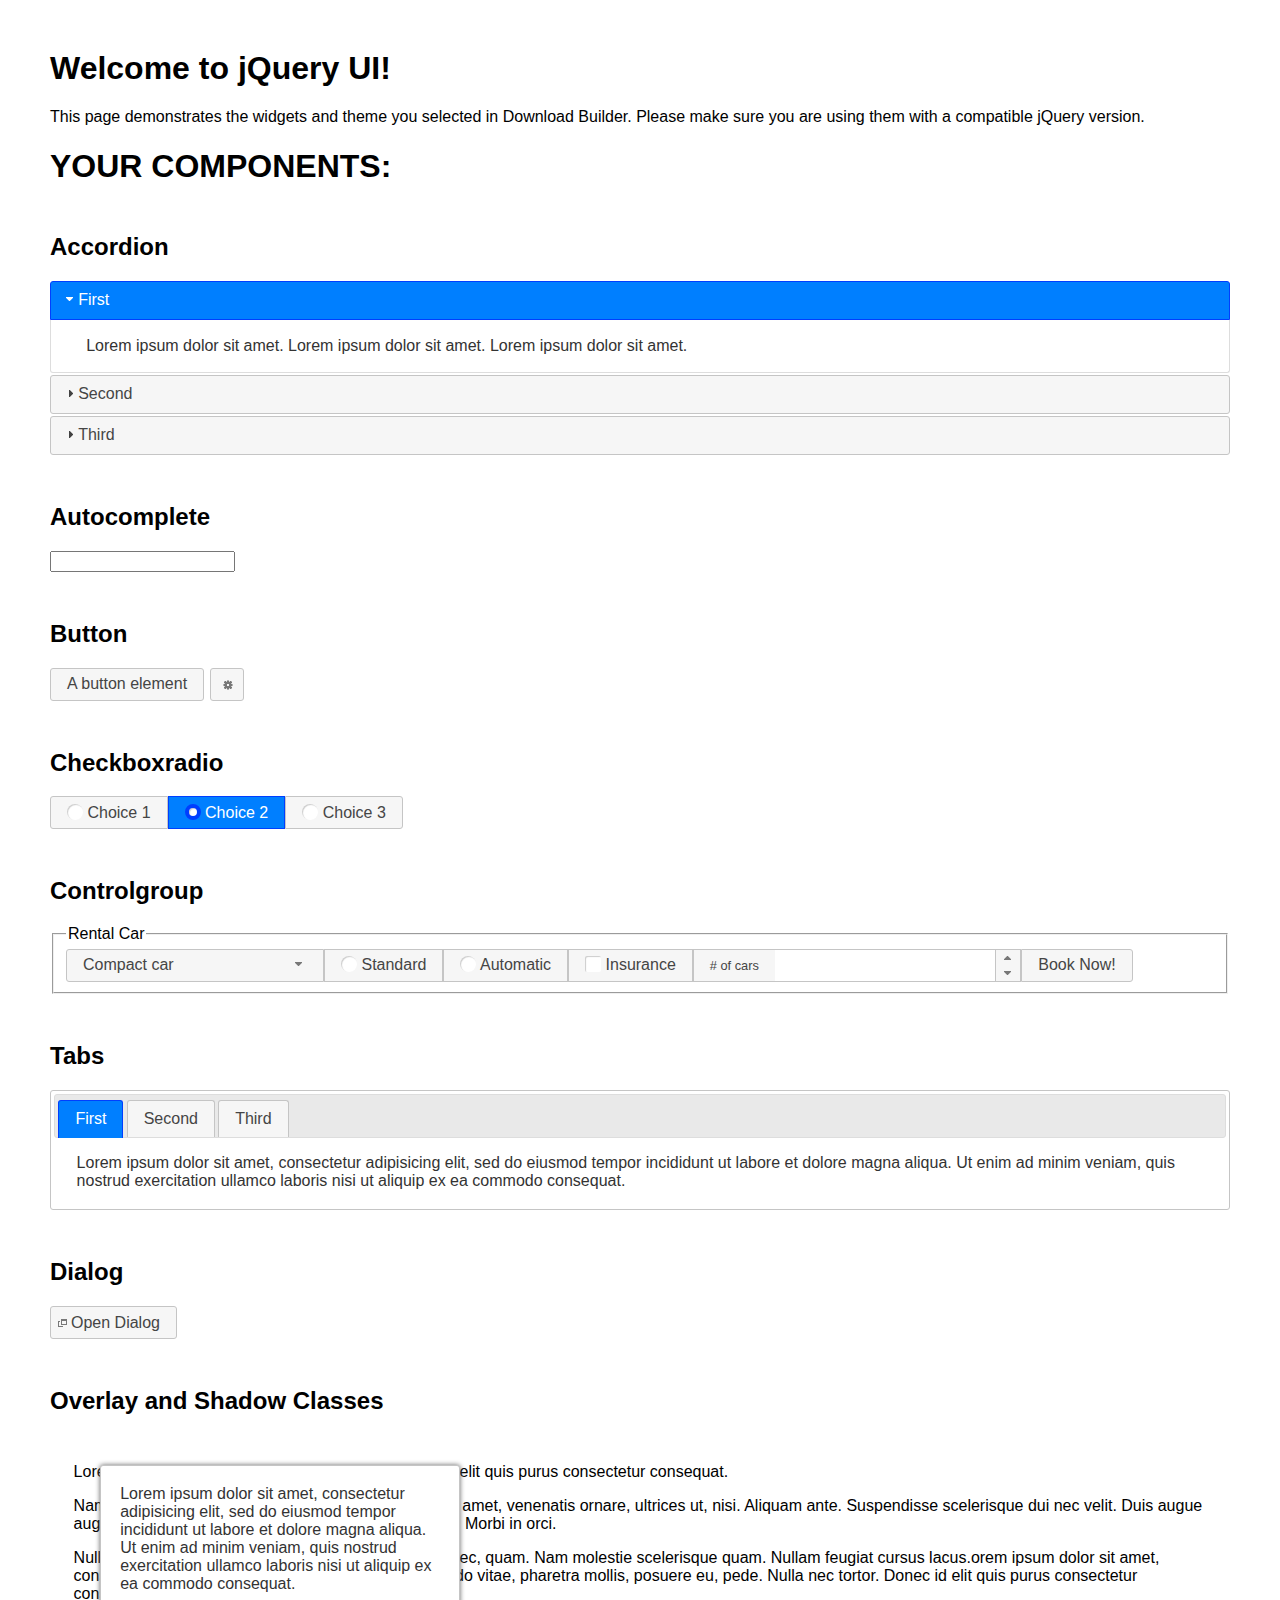
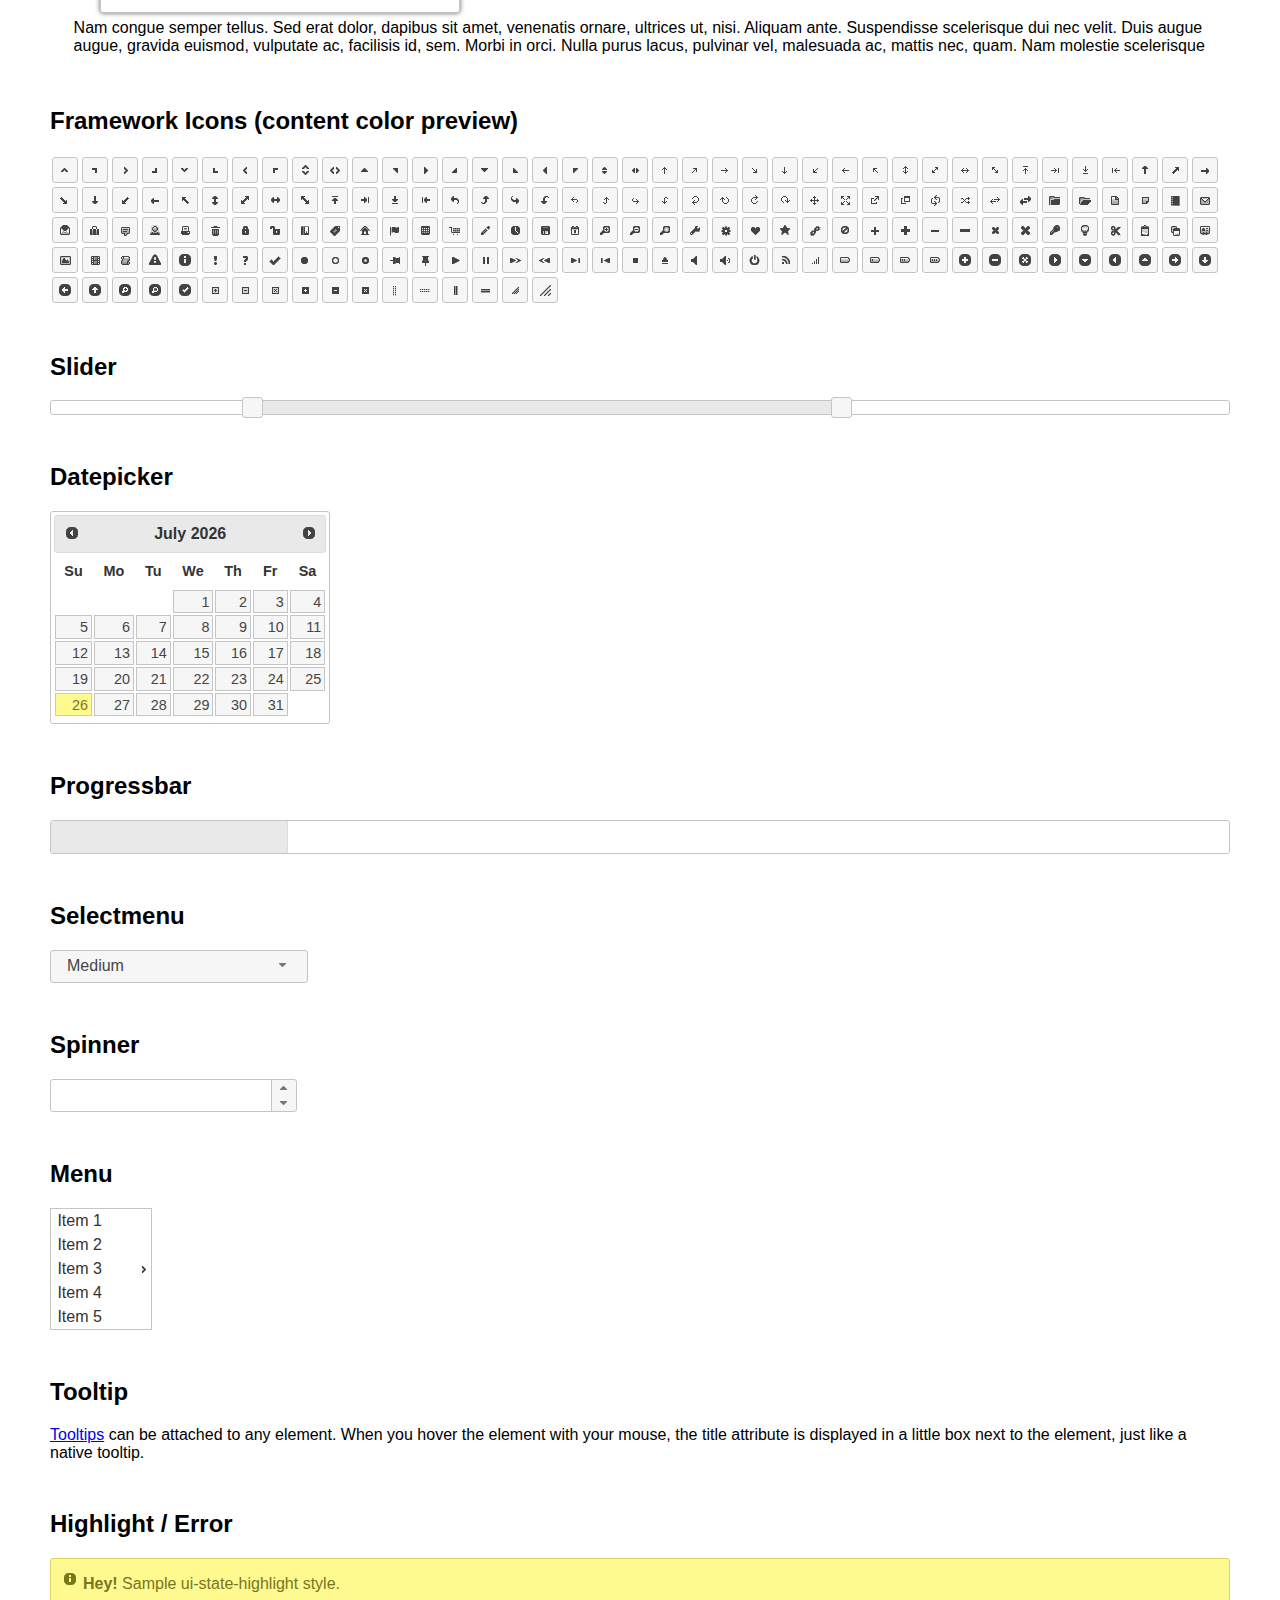
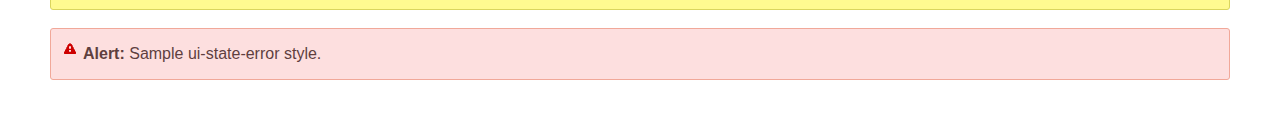
<file: assets/libs/jquery-ui-1.13.1/index.html>
<!doctype html>
<html lang="us">
<head>
	<meta charset="utf-8">
	<title>jQuery UI Example Page</title>
	<link href="jquery-ui.css" rel="stylesheet">
	<style>
	body{
		font-family: "Trebuchet MS", sans-serif;
		margin: 50px;
	}
	.demoHeaders {
		margin-top: 2em;
	}
	#dialog-link {
		padding: .4em 1em .4em 20px;
		text-decoration: none;
		position: relative;
	}
	#dialog-link span.ui-icon {
		margin: 0 5px 0 0;
		position: absolute;
		left: .2em;
		top: 50%;
		margin-top: -8px;
	}
	#icons {
		margin: 0;
		padding: 0;
	}
	#icons li {
		margin: 2px;
		position: relative;
		padding: 4px 0;
		cursor: pointer;
		float: left;
		list-style: none;
	}
	#icons span.ui-icon {
		float: left;
		margin: 0 4px;
	}
	.fakewindowcontain .ui-widget-overlay {
		position: absolute;
	}
	select {
		width: 200px;
	}
	</style>
</head>
<body>

<h1>Welcome to jQuery UI!</h1>

<div class="ui-widget">
	<p>This page demonstrates the widgets and theme you selected in Download Builder. Please make sure you are using them with a compatible jQuery version.</p>
</div>

<h1>YOUR COMPONENTS:</h1>

<!-- Accordion -->
<h2 class="demoHeaders">Accordion</h2>
<div id="accordion">
	<h3>First</h3>
	<div>Lorem ipsum dolor sit amet. Lorem ipsum dolor sit amet. Lorem ipsum dolor sit amet.</div>
	<h3>Second</h3>
	<div>Phasellus mattis tincidunt nibh.</div>
	<h3>Third</h3>
	<div>Nam dui erat, auctor a, dignissim quis.</div>
</div>

<!-- Autocomplete -->
<h2 class="demoHeaders">Autocomplete</h2>
<div>
	<input id="autocomplete" title="type &quot;a&quot;">
</div>

<!-- Button -->
<h2 class="demoHeaders">Button</h2>
<button id="button">A button element</button>
<button id="button-icon">An icon-only button</button>

<!-- Checkboxradio -->
<h2 class="demoHeaders">Checkboxradio</h2>
<form style="margin-top: 1em;">
	<div id="radioset">
		<input type="radio" id="radio1" name="radio"><label for="radio1">Choice 1</label>
		<input type="radio" id="radio2" name="radio" checked="checked"><label for="radio2">Choice 2</label>
		<input type="radio" id="radio3" name="radio"><label for="radio3">Choice 3</label>
	</div>
</form>

<!-- Controlgroup -->
<h2 class="demoHeaders">Controlgroup</h2>
<fieldset>
	<legend>Rental Car</legend>
	<div id="controlgroup">
		<select id="car-type">
			<option>Compact car</option>
			<option>Midsize car</option>
			<option>Full size car</option>
			<option>SUV</option>
			<option>Luxury</option>
			<option>Truck</option>
			<option>Van</option>
		</select>
		<label for="transmission-standard">Standard</label>
		<input type="radio" name="transmission" id="transmission-standard">
		<label for="transmission-automatic">Automatic</label>
		<input type="radio" name="transmission" id="transmission-automatic">
		<label for="insurance">Insurance</label>
		<input type="checkbox" name="insurance" id="insurance">
		<label for="horizontal-spinner" class="ui-controlgroup-label"># of cars</label>
		<input id="horizontal-spinner" class="ui-spinner-input">
		<button>Book Now!</button>
	</div>
</fieldset>

<!-- Tabs -->
<h2 class="demoHeaders">Tabs</h2>
<div id="tabs">
	<ul>
		<li><a href="#tabs-1">First</a></li>
		<li><a href="#tabs-2">Second</a></li>
		<li><a href="#tabs-3">Third</a></li>
	</ul>
	<div id="tabs-1">Lorem ipsum dolor sit amet, consectetur adipisicing elit, sed do eiusmod tempor incididunt ut labore et dolore magna aliqua. Ut enim ad minim veniam, quis nostrud exercitation ullamco laboris nisi ut aliquip ex ea commodo consequat.</div>
	<div id="tabs-2">Phasellus mattis tincidunt nibh. Cras orci urna, blandit id, pretium vel, aliquet ornare, felis. Maecenas scelerisque sem non nisl. Fusce sed lorem in enim dictum bibendum.</div>
	<div id="tabs-3">Nam dui erat, auctor a, dignissim quis, sollicitudin eu, felis. Pellentesque nisi urna, interdum eget, sagittis et, consequat vestibulum, lacus. Mauris porttitor ullamcorper augue.</div>
</div>

<h2 class="demoHeaders">Dialog</h2>
<p>
	<button id="dialog-link" class="ui-button ui-corner-all ui-widget">
		<span class="ui-icon ui-icon-newwin"></span>Open Dialog
	</button>
</p>

<h2 class="demoHeaders">Overlay and Shadow Classes</h2>
<div style="position: relative; width: 96%; height: 200px; padding:1% 2%; overflow:hidden;" class="fakewindowcontain">
	<p>Lorem ipsum dolor sit amet,  Nulla nec tortor. Donec id elit quis purus consectetur consequat. </p><p>Nam congue semper tellus. Sed erat dolor, dapibus sit amet, venenatis ornare, ultrices ut, nisi. Aliquam ante. Suspendisse scelerisque dui nec velit. Duis augue augue, gravida euismod, vulputate ac, facilisis id, sem. Morbi in orci. </p><p>Nulla purus lacus, pulvinar vel, malesuada ac, mattis nec, quam. Nam molestie scelerisque quam. Nullam feugiat cursus lacus.orem ipsum dolor sit amet, consectetur adipiscing elit. Donec libero risus, commodo vitae, pharetra mollis, posuere eu, pede. Nulla nec tortor. Donec id elit quis purus consectetur consequat. </p><p>Nam congue semper tellus. Sed erat dolor, dapibus sit amet, venenatis ornare, ultrices ut, nisi. Aliquam ante. Suspendisse scelerisque dui nec velit. Duis augue augue, gravida euismod, vulputate ac, facilisis id, sem. Morbi in orci. Nulla purus lacus, pulvinar vel, malesuada ac, mattis nec, quam. Nam molestie scelerisque quam. </p><p>Nullam feugiat cursus lacus.orem ipsum dolor sit amet, consectetur adipiscing elit. Donec libero risus, commodo vitae, pharetra mollis, posuere eu, pede. Nulla nec tortor. Donec id elit quis purus consectetur consequat. Nam congue semper tellus. Sed erat dolor, dapibus sit amet, venenatis ornare, ultrices ut, nisi. Aliquam ante. </p><p>Suspendisse scelerisque dui nec velit. Duis augue augue, gravida euismod, vulputate ac, facilisis id, sem. Morbi in orci. Nulla purus lacus, pulvinar vel, malesuada ac, mattis nec, quam. Nam molestie scelerisque quam. Nullam feugiat cursus lacus.orem ipsum dolor sit amet, consectetur adipiscing elit. Donec libero risus, commodo vitae, pharetra mollis, posuere eu, pede. Nulla nec tortor. Donec id elit quis purus consectetur consequat. Nam congue semper tellus. Sed erat dolor, dapibus sit amet, venenatis ornare, ultrices ut, nisi. </p>

	<!-- ui-dialog -->
	<div class="ui-widget-overlay ui-front"></div>
	<div style="position: absolute; width: 320px; left: 50px; top: 30px; padding: 1.2em" class="ui-widget ui-front ui-widget-content ui-corner-all ui-widget-shadow">
		Lorem ipsum dolor sit amet, consectetur adipisicing elit, sed do eiusmod tempor incididunt ut labore et dolore magna aliqua. Ut enim ad minim veniam, quis nostrud exercitation ullamco laboris nisi ut aliquip ex ea commodo consequat.
	</div>

</div>

<!-- ui-dialog -->
<div id="dialog" title="Dialog Title">
	<p>Lorem ipsum dolor sit amet, consectetur adipisicing elit, sed do eiusmod tempor incididunt ut labore et dolore magna aliqua. Ut enim ad minim veniam, quis nostrud exercitation ullamco laboris nisi ut aliquip ex ea commodo consequat.</p>
</div>


<h2 class="demoHeaders">Framework Icons (content color preview)</h2>
<ul id="icons" class="ui-widget ui-helper-clearfix">
	<li class="ui-state-default ui-corner-all" title=".ui-icon-caret-1-n"><span class="ui-icon ui-icon-caret-1-n"></span></li>
	<li class="ui-state-default ui-corner-all" title=".ui-icon-caret-1-ne"><span class="ui-icon ui-icon-caret-1-ne"></span></li>
	<li class="ui-state-default ui-corner-all" title=".ui-icon-caret-1-e"><span class="ui-icon ui-icon-caret-1-e"></span></li>
	<li class="ui-state-default ui-corner-all" title=".ui-icon-caret-1-se"><span class="ui-icon ui-icon-caret-1-se"></span></li>
	<li class="ui-state-default ui-corner-all" title=".ui-icon-caret-1-s"><span class="ui-icon ui-icon-caret-1-s"></span></li>
	<li class="ui-state-default ui-corner-all" title=".ui-icon-caret-1-sw"><span class="ui-icon ui-icon-caret-1-sw"></span></li>
	<li class="ui-state-default ui-corner-all" title=".ui-icon-caret-1-w"><span class="ui-icon ui-icon-caret-1-w"></span></li>
	<li class="ui-state-default ui-corner-all" title=".ui-icon-caret-1-nw"><span class="ui-icon ui-icon-caret-1-nw"></span></li>
	<li class="ui-state-default ui-corner-all" title=".ui-icon-caret-2-n-s"><span class="ui-icon ui-icon-caret-2-n-s"></span></li>
	<li class="ui-state-default ui-corner-all" title=".ui-icon-caret-2-e-w"><span class="ui-icon ui-icon-caret-2-e-w"></span></li>
	<li class="ui-state-default ui-corner-all" title=".ui-icon-triangle-1-n"><span class="ui-icon ui-icon-triangle-1-n"></span></li>
	<li class="ui-state-default ui-corner-all" title=".ui-icon-triangle-1-ne"><span class="ui-icon ui-icon-triangle-1-ne"></span></li>
	<li class="ui-state-default ui-corner-all" title=".ui-icon-triangle-1-e"><span class="ui-icon ui-icon-triangle-1-e"></span></li>
	<li class="ui-state-default ui-corner-all" title=".ui-icon-triangle-1-se"><span class="ui-icon ui-icon-triangle-1-se"></span></li>
	<li class="ui-state-default ui-corner-all" title=".ui-icon-triangle-1-s"><span class="ui-icon ui-icon-triangle-1-s"></span></li>
	<li class="ui-state-default ui-corner-all" title=".ui-icon-triangle-1-sw"><span class="ui-icon ui-icon-triangle-1-sw"></span></li>
	<li class="ui-state-default ui-corner-all" title=".ui-icon-triangle-1-w"><span class="ui-icon ui-icon-triangle-1-w"></span></li>
	<li class="ui-state-default ui-corner-all" title=".ui-icon-triangle-1-nw"><span class="ui-icon ui-icon-triangle-1-nw"></span></li>
	<li class="ui-state-default ui-corner-all" title=".ui-icon-triangle-2-n-s"><span class="ui-icon ui-icon-triangle-2-n-s"></span></li>
	<li class="ui-state-default ui-corner-all" title=".ui-icon-triangle-2-e-w"><span class="ui-icon ui-icon-triangle-2-e-w"></span></li>
	<li class="ui-state-default ui-corner-all" title=".ui-icon-arrow-1-n"><span class="ui-icon ui-icon-arrow-1-n"></span></li>
	<li class="ui-state-default ui-corner-all" title=".ui-icon-arrow-1-ne"><span class="ui-icon ui-icon-arrow-1-ne"></span></li>
	<li class="ui-state-default ui-corner-all" title=".ui-icon-arrow-1-e"><span class="ui-icon ui-icon-arrow-1-e"></span></li>
	<li class="ui-state-default ui-corner-all" title=".ui-icon-arrow-1-se"><span class="ui-icon ui-icon-arrow-1-se"></span></li>
	<li class="ui-state-default ui-corner-all" title=".ui-icon-arrow-1-s"><span class="ui-icon ui-icon-arrow-1-s"></span></li>
	<li class="ui-state-default ui-corner-all" title=".ui-icon-arrow-1-sw"><span class="ui-icon ui-icon-arrow-1-sw"></span></li>
	<li class="ui-state-default ui-corner-all" title=".ui-icon-arrow-1-w"><span class="ui-icon ui-icon-arrow-1-w"></span></li>
	<li class="ui-state-default ui-corner-all" title=".ui-icon-arrow-1-nw"><span class="ui-icon ui-icon-arrow-1-nw"></span></li>
	<li class="ui-state-default ui-corner-all" title=".ui-icon-arrow-2-n-s"><span class="ui-icon ui-icon-arrow-2-n-s"></span></li>
	<li class="ui-state-default ui-corner-all" title=".ui-icon-arrow-2-ne-sw"><span class="ui-icon ui-icon-arrow-2-ne-sw"></span></li>
	<li class="ui-state-default ui-corner-all" title=".ui-icon-arrow-2-e-w"><span class="ui-icon ui-icon-arrow-2-e-w"></span></li>
	<li class="ui-state-default ui-corner-all" title=".ui-icon-arrow-2-se-nw"><span class="ui-icon ui-icon-arrow-2-se-nw"></span></li>
	<li class="ui-state-default ui-corner-all" title=".ui-icon-arrowstop-1-n"><span class="ui-icon ui-icon-arrowstop-1-n"></span></li>
	<li class="ui-state-default ui-corner-all" title=".ui-icon-arrowstop-1-e"><span class="ui-icon ui-icon-arrowstop-1-e"></span></li>
	<li class="ui-state-default ui-corner-all" title=".ui-icon-arrowstop-1-s"><span class="ui-icon ui-icon-arrowstop-1-s"></span></li>
	<li class="ui-state-default ui-corner-all" title=".ui-icon-arrowstop-1-w"><span class="ui-icon ui-icon-arrowstop-1-w"></span></li>
	<li class="ui-state-default ui-corner-all" title=".ui-icon-arrowthick-1-n"><span class="ui-icon ui-icon-arrowthick-1-n"></span></li>
	<li class="ui-state-default ui-corner-all" title=".ui-icon-arrowthick-1-ne"><span class="ui-icon ui-icon-arrowthick-1-ne"></span></li>
	<li class="ui-state-default ui-corner-all" title=".ui-icon-arrowthick-1-e"><span class="ui-icon ui-icon-arrowthick-1-e"></span></li>
	<li class="ui-state-default ui-corner-all" title=".ui-icon-arrowthick-1-se"><span class="ui-icon ui-icon-arrowthick-1-se"></span></li>
	<li class="ui-state-default ui-corner-all" title=".ui-icon-arrowthick-1-s"><span class="ui-icon ui-icon-arrowthick-1-s"></span></li>
	<li class="ui-state-default ui-corner-all" title=".ui-icon-arrowthick-1-sw"><span class="ui-icon ui-icon-arrowthick-1-sw"></span></li>
	<li class="ui-state-default ui-corner-all" title=".ui-icon-arrowthick-1-w"><span class="ui-icon ui-icon-arrowthick-1-w"></span></li>
	<li class="ui-state-default ui-corner-all" title=".ui-icon-arrowthick-1-nw"><span class="ui-icon ui-icon-arrowthick-1-nw"></span></li>
	<li class="ui-state-default ui-corner-all" title=".ui-icon-arrowthick-2-n-s"><span class="ui-icon ui-icon-arrowthick-2-n-s"></span></li>
	<li class="ui-state-default ui-corner-all" title=".ui-icon-arrowthick-2-ne-sw"><span class="ui-icon ui-icon-arrowthick-2-ne-sw"></span></li>
	<li class="ui-state-default ui-corner-all" title=".ui-icon-arrowthick-2-e-w"><span class="ui-icon ui-icon-arrowthick-2-e-w"></span></li>
	<li class="ui-state-default ui-corner-all" title=".ui-icon-arrowthick-2-se-nw"><span class="ui-icon ui-icon-arrowthick-2-se-nw"></span></li>
	<li class="ui-state-default ui-corner-all" title=".ui-icon-arrowthickstop-1-n"><span class="ui-icon ui-icon-arrowthickstop-1-n"></span></li>
	<li class="ui-state-default ui-corner-all" title=".ui-icon-arrowthickstop-1-e"><span class="ui-icon ui-icon-arrowthickstop-1-e"></span></li>
	<li class="ui-state-default ui-corner-all" title=".ui-icon-arrowthickstop-1-s"><span class="ui-icon ui-icon-arrowthickstop-1-s"></span></li>
	<li class="ui-state-default ui-corner-all" title=".ui-icon-arrowthickstop-1-w"><span class="ui-icon ui-icon-arrowthickstop-1-w"></span></li>
	<li class="ui-state-default ui-corner-all" title=".ui-icon-arrowreturnthick-1-w"><span class="ui-icon ui-icon-arrowreturnthick-1-w"></span></li>
	<li class="ui-state-default ui-corner-all" title=".ui-icon-arrowreturnthick-1-n"><span class="ui-icon ui-icon-arrowreturnthick-1-n"></span></li>
	<li class="ui-state-default ui-corner-all" title=".ui-icon-arrowreturnthick-1-e"><span class="ui-icon ui-icon-arrowreturnthick-1-e"></span></li>
	<li class="ui-state-default ui-corner-all" title=".ui-icon-arrowreturnthick-1-s"><span class="ui-icon ui-icon-arrowreturnthick-1-s"></span></li>
	<li class="ui-state-default ui-corner-all" title=".ui-icon-arrowreturn-1-w"><span class="ui-icon ui-icon-arrowreturn-1-w"></span></li>
	<li class="ui-state-default ui-corner-all" title=".ui-icon-arrowreturn-1-n"><span class="ui-icon ui-icon-arrowreturn-1-n"></span></li>
	<li class="ui-state-default ui-corner-all" title=".ui-icon-arrowreturn-1-e"><span class="ui-icon ui-icon-arrowreturn-1-e"></span></li>
	<li class="ui-state-default ui-corner-all" title=".ui-icon-arrowreturn-1-s"><span class="ui-icon ui-icon-arrowreturn-1-s"></span></li>
	<li class="ui-state-default ui-corner-all" title=".ui-icon-arrowrefresh-1-w"><span class="ui-icon ui-icon-arrowrefresh-1-w"></span></li>
	<li class="ui-state-default ui-corner-all" title=".ui-icon-arrowrefresh-1-n"><span class="ui-icon ui-icon-arrowrefresh-1-n"></span></li>
	<li class="ui-state-default ui-corner-all" title=".ui-icon-arrowrefresh-1-e"><span class="ui-icon ui-icon-arrowrefresh-1-e"></span></li>
	<li class="ui-state-default ui-corner-all" title=".ui-icon-arrowrefresh-1-s"><span class="ui-icon ui-icon-arrowrefresh-1-s"></span></li>
	<li class="ui-state-default ui-corner-all" title=".ui-icon-arrow-4"><span class="ui-icon ui-icon-arrow-4"></span></li>
	<li class="ui-state-default ui-corner-all" title=".ui-icon-arrow-4-diag"><span class="ui-icon ui-icon-arrow-4-diag"></span></li>
	<li class="ui-state-default ui-corner-all" title=".ui-icon-extlink"><span class="ui-icon ui-icon-extlink"></span></li>
	<li class="ui-state-default ui-corner-all" title=".ui-icon-newwin"><span class="ui-icon ui-icon-newwin"></span></li>
	<li class="ui-state-default ui-corner-all" title=".ui-icon-refresh"><span class="ui-icon ui-icon-refresh"></span></li>
	<li class="ui-state-default ui-corner-all" title=".ui-icon-shuffle"><span class="ui-icon ui-icon-shuffle"></span></li>
	<li class="ui-state-default ui-corner-all" title=".ui-icon-transfer-e-w"><span class="ui-icon ui-icon-transfer-e-w"></span></li>
	<li class="ui-state-default ui-corner-all" title=".ui-icon-transferthick-e-w"><span class="ui-icon ui-icon-transferthick-e-w"></span></li>
	<li class="ui-state-default ui-corner-all" title=".ui-icon-folder-collapsed"><span class="ui-icon ui-icon-folder-collapsed"></span></li>
	<li class="ui-state-default ui-corner-all" title=".ui-icon-folder-open"><span class="ui-icon ui-icon-folder-open"></span></li>
	<li class="ui-state-default ui-corner-all" title=".ui-icon-document"><span class="ui-icon ui-icon-document"></span></li>
	<li class="ui-state-default ui-corner-all" title=".ui-icon-document-b"><span class="ui-icon ui-icon-document-b"></span></li>
	<li class="ui-state-default ui-corner-all" title=".ui-icon-note"><span class="ui-icon ui-icon-note"></span></li>
	<li class="ui-state-default ui-corner-all" title=".ui-icon-mail-closed"><span class="ui-icon ui-icon-mail-closed"></span></li>
	<li class="ui-state-default ui-corner-all" title=".ui-icon-mail-open"><span class="ui-icon ui-icon-mail-open"></span></li>
	<li class="ui-state-default ui-corner-all" title=".ui-icon-suitcase"><span class="ui-icon ui-icon-suitcase"></span></li>
	<li class="ui-state-default ui-corner-all" title=".ui-icon-comment"><span class="ui-icon ui-icon-comment"></span></li>
	<li class="ui-state-default ui-corner-all" title=".ui-icon-person"><span class="ui-icon ui-icon-person"></span></li>
	<li class="ui-state-default ui-corner-all" title=".ui-icon-print"><span class="ui-icon ui-icon-print"></span></li>
	<li class="ui-state-default ui-corner-all" title=".ui-icon-trash"><span class="ui-icon ui-icon-trash"></span></li>
	<li class="ui-state-default ui-corner-all" title=".ui-icon-locked"><span class="ui-icon ui-icon-locked"></span></li>
	<li class="ui-state-default ui-corner-all" title=".ui-icon-unlocked"><span class="ui-icon ui-icon-unlocked"></span></li>
	<li class="ui-state-default ui-corner-all" title=".ui-icon-bookmark"><span class="ui-icon ui-icon-bookmark"></span></li>
	<li class="ui-state-default ui-corner-all" title=".ui-icon-tag"><span class="ui-icon ui-icon-tag"></span></li>
	<li class="ui-state-default ui-corner-all" title=".ui-icon-home"><span class="ui-icon ui-icon-home"></span></li>
	<li class="ui-state-default ui-corner-all" title=".ui-icon-flag"><span class="ui-icon ui-icon-flag"></span></li>
	<li class="ui-state-default ui-corner-all" title=".ui-icon-calculator"><span class="ui-icon ui-icon-calculator"></span></li>
	<li class="ui-state-default ui-corner-all" title=".ui-icon-cart"><span class="ui-icon ui-icon-cart"></span></li>
	<li class="ui-state-default ui-corner-all" title=".ui-icon-pencil"><span class="ui-icon ui-icon-pencil"></span></li>
	<li class="ui-state-default ui-corner-all" title=".ui-icon-clock"><span class="ui-icon ui-icon-clock"></span></li>
	<li class="ui-state-default ui-corner-all" title=".ui-icon-disk"><span class="ui-icon ui-icon-disk"></span></li>
	<li class="ui-state-default ui-corner-all" title=".ui-icon-calendar"><span class="ui-icon ui-icon-calendar"></span></li>
	<li class="ui-state-default ui-corner-all" title=".ui-icon-zoomin"><span class="ui-icon ui-icon-zoomin"></span></li>
	<li class="ui-state-default ui-corner-all" title=".ui-icon-zoomout"><span class="ui-icon ui-icon-zoomout"></span></li>
	<li class="ui-state-default ui-corner-all" title=".ui-icon-search"><span class="ui-icon ui-icon-search"></span></li>
	<li class="ui-state-default ui-corner-all" title=".ui-icon-wrench"><span class="ui-icon ui-icon-wrench"></span></li>
	<li class="ui-state-default ui-corner-all" title=".ui-icon-gear"><span class="ui-icon ui-icon-gear"></span></li>
	<li class="ui-state-default ui-corner-all" title=".ui-icon-heart"><span class="ui-icon ui-icon-heart"></span></li>
	<li class="ui-state-default ui-corner-all" title=".ui-icon-star"><span class="ui-icon ui-icon-star"></span></li>
	<li class="ui-state-default ui-corner-all" title=".ui-icon-link"><span class="ui-icon ui-icon-link"></span></li>
	<li class="ui-state-default ui-corner-all" title=".ui-icon-cancel"><span class="ui-icon ui-icon-cancel"></span></li>
	<li class="ui-state-default ui-corner-all" title=".ui-icon-plus"><span class="ui-icon ui-icon-plus"></span></li>
	<li class="ui-state-default ui-corner-all" title=".ui-icon-plusthick"><span class="ui-icon ui-icon-plusthick"></span></li>
	<li class="ui-state-default ui-corner-all" title=".ui-icon-minus"><span class="ui-icon ui-icon-minus"></span></li>
	<li class="ui-state-default ui-corner-all" title=".ui-icon-minusthick"><span class="ui-icon ui-icon-minusthick"></span></li>
	<li class="ui-state-default ui-corner-all" title=".ui-icon-close"><span class="ui-icon ui-icon-close"></span></li>
	<li class="ui-state-default ui-corner-all" title=".ui-icon-closethick"><span class="ui-icon ui-icon-closethick"></span></li>
	<li class="ui-state-default ui-corner-all" title=".ui-icon-key"><span class="ui-icon ui-icon-key"></span></li>
	<li class="ui-state-default ui-corner-all" title=".ui-icon-lightbulb"><span class="ui-icon ui-icon-lightbulb"></span></li>
	<li class="ui-state-default ui-corner-all" title=".ui-icon-scissors"><span class="ui-icon ui-icon-scissors"></span></li>
	<li class="ui-state-default ui-corner-all" title=".ui-icon-clipboard"><span class="ui-icon ui-icon-clipboard"></span></li>
	<li class="ui-state-default ui-corner-all" title=".ui-icon-copy"><span class="ui-icon ui-icon-copy"></span></li>
	<li class="ui-state-default ui-corner-all" title=".ui-icon-contact"><span class="ui-icon ui-icon-contact"></span></li>
	<li class="ui-state-default ui-corner-all" title=".ui-icon-image"><span class="ui-icon ui-icon-image"></span></li>
	<li class="ui-state-default ui-corner-all" title=".ui-icon-video"><span class="ui-icon ui-icon-video"></span></li>
	<li class="ui-state-default ui-corner-all" title=".ui-icon-script"><span class="ui-icon ui-icon-script"></span></li>
	<li class="ui-state-default ui-corner-all" title=".ui-icon-alert"><span class="ui-icon ui-icon-alert"></span></li>
	<li class="ui-state-default ui-corner-all" title=".ui-icon-info"><span class="ui-icon ui-icon-info"></span></li>
	<li class="ui-state-default ui-corner-all" title=".ui-icon-notice"><span class="ui-icon ui-icon-notice"></span></li>
	<li class="ui-state-default ui-corner-all" title=".ui-icon-help"><span class="ui-icon ui-icon-help"></span></li>
	<li class="ui-state-default ui-corner-all" title=".ui-icon-check"><span class="ui-icon ui-icon-check"></span></li>
	<li class="ui-state-default ui-corner-all" title=".ui-icon-bullet"><span class="ui-icon ui-icon-bullet"></span></li>
	<li class="ui-state-default ui-corner-all" title=".ui-icon-radio-off"><span class="ui-icon ui-icon-radio-off"></span></li>
	<li class="ui-state-default ui-corner-all" title=".ui-icon-radio-on"><span class="ui-icon ui-icon-radio-on"></span></li>
	<li class="ui-state-default ui-corner-all" title=".ui-icon-pin-w"><span class="ui-icon ui-icon-pin-w"></span></li>
	<li class="ui-state-default ui-corner-all" title=".ui-icon-pin-s"><span class="ui-icon ui-icon-pin-s"></span></li>
	<li class="ui-state-default ui-corner-all" title=".ui-icon-play"><span class="ui-icon ui-icon-play"></span></li>
	<li class="ui-state-default ui-corner-all" title=".ui-icon-pause"><span class="ui-icon ui-icon-pause"></span></li>
	<li class="ui-state-default ui-corner-all" title=".ui-icon-seek-next"><span class="ui-icon ui-icon-seek-next"></span></li>
	<li class="ui-state-default ui-corner-all" title=".ui-icon-seek-prev"><span class="ui-icon ui-icon-seek-prev"></span></li>
	<li class="ui-state-default ui-corner-all" title=".ui-icon-seek-end"><span class="ui-icon ui-icon-seek-end"></span></li>
	<li class="ui-state-default ui-corner-all" title=".ui-icon-seek-first"><span class="ui-icon ui-icon-seek-first"></span></li>
	<li class="ui-state-default ui-corner-all" title=".ui-icon-stop"><span class="ui-icon ui-icon-stop"></span></li>
	<li class="ui-state-default ui-corner-all" title=".ui-icon-eject"><span class="ui-icon ui-icon-eject"></span></li>
	<li class="ui-state-default ui-corner-all" title=".ui-icon-volume-off"><span class="ui-icon ui-icon-volume-off"></span></li>
	<li class="ui-state-default ui-corner-all" title=".ui-icon-volume-on"><span class="ui-icon ui-icon-volume-on"></span></li>
	<li class="ui-state-default ui-corner-all" title=".ui-icon-power"><span class="ui-icon ui-icon-power"></span></li>
	<li class="ui-state-default ui-corner-all" title=".ui-icon-signal-diag"><span class="ui-icon ui-icon-signal-diag"></span></li>
	<li class="ui-state-default ui-corner-all" title=".ui-icon-signal"><span class="ui-icon ui-icon-signal"></span></li>
	<li class="ui-state-default ui-corner-all" title=".ui-icon-battery-0"><span class="ui-icon ui-icon-battery-0"></span></li>
	<li class="ui-state-default ui-corner-all" title=".ui-icon-battery-1"><span class="ui-icon ui-icon-battery-1"></span></li>
	<li class="ui-state-default ui-corner-all" title=".ui-icon-battery-2"><span class="ui-icon ui-icon-battery-2"></span></li>
	<li class="ui-state-default ui-corner-all" title=".ui-icon-battery-3"><span class="ui-icon ui-icon-battery-3"></span></li>
	<li class="ui-state-default ui-corner-all" title=".ui-icon-circle-plus"><span class="ui-icon ui-icon-circle-plus"></span></li>
	<li class="ui-state-default ui-corner-all" title=".ui-icon-circle-minus"><span class="ui-icon ui-icon-circle-minus"></span></li>
	<li class="ui-state-default ui-corner-all" title=".ui-icon-circle-close"><span class="ui-icon ui-icon-circle-close"></span></li>
	<li class="ui-state-default ui-corner-all" title=".ui-icon-circle-triangle-e"><span class="ui-icon ui-icon-circle-triangle-e"></span></li>
	<li class="ui-state-default ui-corner-all" title=".ui-icon-circle-triangle-s"><span class="ui-icon ui-icon-circle-triangle-s"></span></li>
	<li class="ui-state-default ui-corner-all" title=".ui-icon-circle-triangle-w"><span class="ui-icon ui-icon-circle-triangle-w"></span></li>
	<li class="ui-state-default ui-corner-all" title=".ui-icon-circle-triangle-n"><span class="ui-icon ui-icon-circle-triangle-n"></span></li>
	<li class="ui-state-default ui-corner-all" title=".ui-icon-circle-arrow-e"><span class="ui-icon ui-icon-circle-arrow-e"></span></li>
	<li class="ui-state-default ui-corner-all" title=".ui-icon-circle-arrow-s"><span class="ui-icon ui-icon-circle-arrow-s"></span></li>
	<li class="ui-state-default ui-corner-all" title=".ui-icon-circle-arrow-w"><span class="ui-icon ui-icon-circle-arrow-w"></span></li>
	<li class="ui-state-default ui-corner-all" title=".ui-icon-circle-arrow-n"><span class="ui-icon ui-icon-circle-arrow-n"></span></li>
	<li class="ui-state-default ui-corner-all" title=".ui-icon-circle-zoomin"><span class="ui-icon ui-icon-circle-zoomin"></span></li>
	<li class="ui-state-default ui-corner-all" title=".ui-icon-circle-zoomout"><span class="ui-icon ui-icon-circle-zoomout"></span></li>
	<li class="ui-state-default ui-corner-all" title=".ui-icon-circle-check"><span class="ui-icon ui-icon-circle-check"></span></li>
	<li class="ui-state-default ui-corner-all" title=".ui-icon-circlesmall-plus"><span class="ui-icon ui-icon-circlesmall-plus"></span></li>
	<li class="ui-state-default ui-corner-all" title=".ui-icon-circlesmall-minus"><span class="ui-icon ui-icon-circlesmall-minus"></span></li>
	<li class="ui-state-default ui-corner-all" title=".ui-icon-circlesmall-close"><span class="ui-icon ui-icon-circlesmall-close"></span></li>
	<li class="ui-state-default ui-corner-all" title=".ui-icon-squaresmall-plus"><span class="ui-icon ui-icon-squaresmall-plus"></span></li>
	<li class="ui-state-default ui-corner-all" title=".ui-icon-squaresmall-minus"><span class="ui-icon ui-icon-squaresmall-minus"></span></li>
	<li class="ui-state-default ui-corner-all" title=".ui-icon-squaresmall-close"><span class="ui-icon ui-icon-squaresmall-close"></span></li>
	<li class="ui-state-default ui-corner-all" title=".ui-icon-grip-dotted-vertical"><span class="ui-icon ui-icon-grip-dotted-vertical"></span></li>
	<li class="ui-state-default ui-corner-all" title=".ui-icon-grip-dotted-horizontal"><span class="ui-icon ui-icon-grip-dotted-horizontal"></span></li>
	<li class="ui-state-default ui-corner-all" title=".ui-icon-grip-solid-vertical"><span class="ui-icon ui-icon-grip-solid-vertical"></span></li>
	<li class="ui-state-default ui-corner-all" title=".ui-icon-grip-solid-horizontal"><span class="ui-icon ui-icon-grip-solid-horizontal"></span></li>
	<li class="ui-state-default ui-corner-all" title=".ui-icon-gripsmall-diagonal-se"><span class="ui-icon ui-icon-gripsmall-diagonal-se"></span></li>
	<li class="ui-state-default ui-corner-all" title=".ui-icon-grip-diagonal-se"><span class="ui-icon ui-icon-grip-diagonal-se"></span></li>
</ul>

<!-- Slider -->
<h2 class="demoHeaders">Slider</h2>
<div id="slider"></div>

<!-- Datepicker -->
<h2 class="demoHeaders">Datepicker</h2>
<div id="datepicker"></div>

<!-- Progressbar -->
<h2 class="demoHeaders">Progressbar</h2>
<div id="progressbar"></div>

<!-- Progressbar -->
<h2 class="demoHeaders">Selectmenu</h2>
<select id="selectmenu">
	<option>Slower</option>
	<option>Slow</option>
	<option selected="selected">Medium</option>
	<option>Fast</option>
	<option>Faster</option>
</select>

<!-- Spinner -->
<h2 class="demoHeaders">Spinner</h2>
<input id="spinner">

<!-- Menu -->
<h2 class="demoHeaders">Menu</h2>
<ul style="width:100px;" id="menu">
	<li><div>Item 1</div></li>
	<li><div>Item 2</div></li>
	<li><div>Item 3</div>
		<ul>
			<li><div>Item 3-1</div></li>
			<li><div>Item 3-2</div></li>
			<li><div>Item 3-3</div></li>
			<li><div>Item 3-4</div></li>
			<li><div>Item 3-5</div></li>
		</ul>
	</li>
	<li><div>Item 4</div></li>
	<li><div>Item 5</div></li>
</ul>

<!-- Tooltip -->
<h2 class="demoHeaders">Tooltip</h2>
<p id="tooltip">
	<a href="#" title="That&apos;s what this widget is">Tooltips</a> can be attached to any element. When you hover
the element with your mouse, the title attribute is displayed in a little box next to the element, just like a native tooltip.
</p>

<!-- Highlight / Error -->
<h2 class="demoHeaders">Highlight / Error</h2>
<div class="ui-widget">
	<div class="ui-state-highlight ui-corner-all" style="margin-top: 20px; padding: 0 .7em;">
		<p><span class="ui-icon ui-icon-info" style="float: left; margin-right: .3em;"></span>
		<strong>Hey!</strong> Sample ui-state-highlight style.</p>
	</div>
</div>
<br>
<div class="ui-widget">
	<div class="ui-state-error ui-corner-all" style="padding: 0 .7em;">
		<p><span class="ui-icon ui-icon-alert" style="float: left; margin-right: .3em;"></span>
		<strong>Alert:</strong> Sample ui-state-error style.</p>
	</div>
</div>

<script src="external/jquery/jquery.js"></script>
<script src="jquery-ui.js"></script>
<script>
$( "#accordion" ).accordion();

var availableTags = [
	"ActionScript",
	"AppleScript",
	"Asp",
	"BASIC",
	"C",
	"C++",
	"Clojure",
	"COBOL",
	"ColdFusion",
	"Erlang",
	"Fortran",
	"Groovy",
	"Haskell",
	"Java",
	"JavaScript",
	"Lisp",
	"Perl",
	"PHP",
	"Python",
	"Ruby",
	"Scala",
	"Scheme"
];
$( "#autocomplete" ).autocomplete({
	source: availableTags
});

$( "#button" ).button();
$( "#button-icon" ).button({
	icon: "ui-icon-gear",
	showLabel: false
});

$( "#radioset" ).buttonset();

$( "#controlgroup" ).controlgroup();

$( "#tabs" ).tabs();

$( "#dialog" ).dialog({
	autoOpen: false,
	width: 400,
	buttons: [
		{
			text: "Ok",
			click: function() {
				$( this ).dialog( "close" );
			}
		},
		{
			text: "Cancel",
			click: function() {
				$( this ).dialog( "close" );
			}
		}
	]
});

// Link to open the dialog
$( "#dialog-link" ).click(function( event ) {
	$( "#dialog" ).dialog( "open" );
	event.preventDefault();
});

$( "#datepicker" ).datepicker({
	inline: true
});

$( "#slider" ).slider({
	range: true,
	values: [ 17, 67 ]
});

$( "#progressbar" ).progressbar({
	value: 20
});

$( "#spinner" ).spinner();

$( "#menu" ).menu();

$( "#tooltip" ).tooltip();

$( "#selectmenu" ).selectmenu();

// Hover states on the static widgets
$( "#dialog-link, #icons li" ).hover(
	function() {
		$( this ).addClass( "ui-state-hover" );
	},
	function() {
		$( this ).removeClass( "ui-state-hover" );
	}
);
</script>
</body>
</html>
</file>
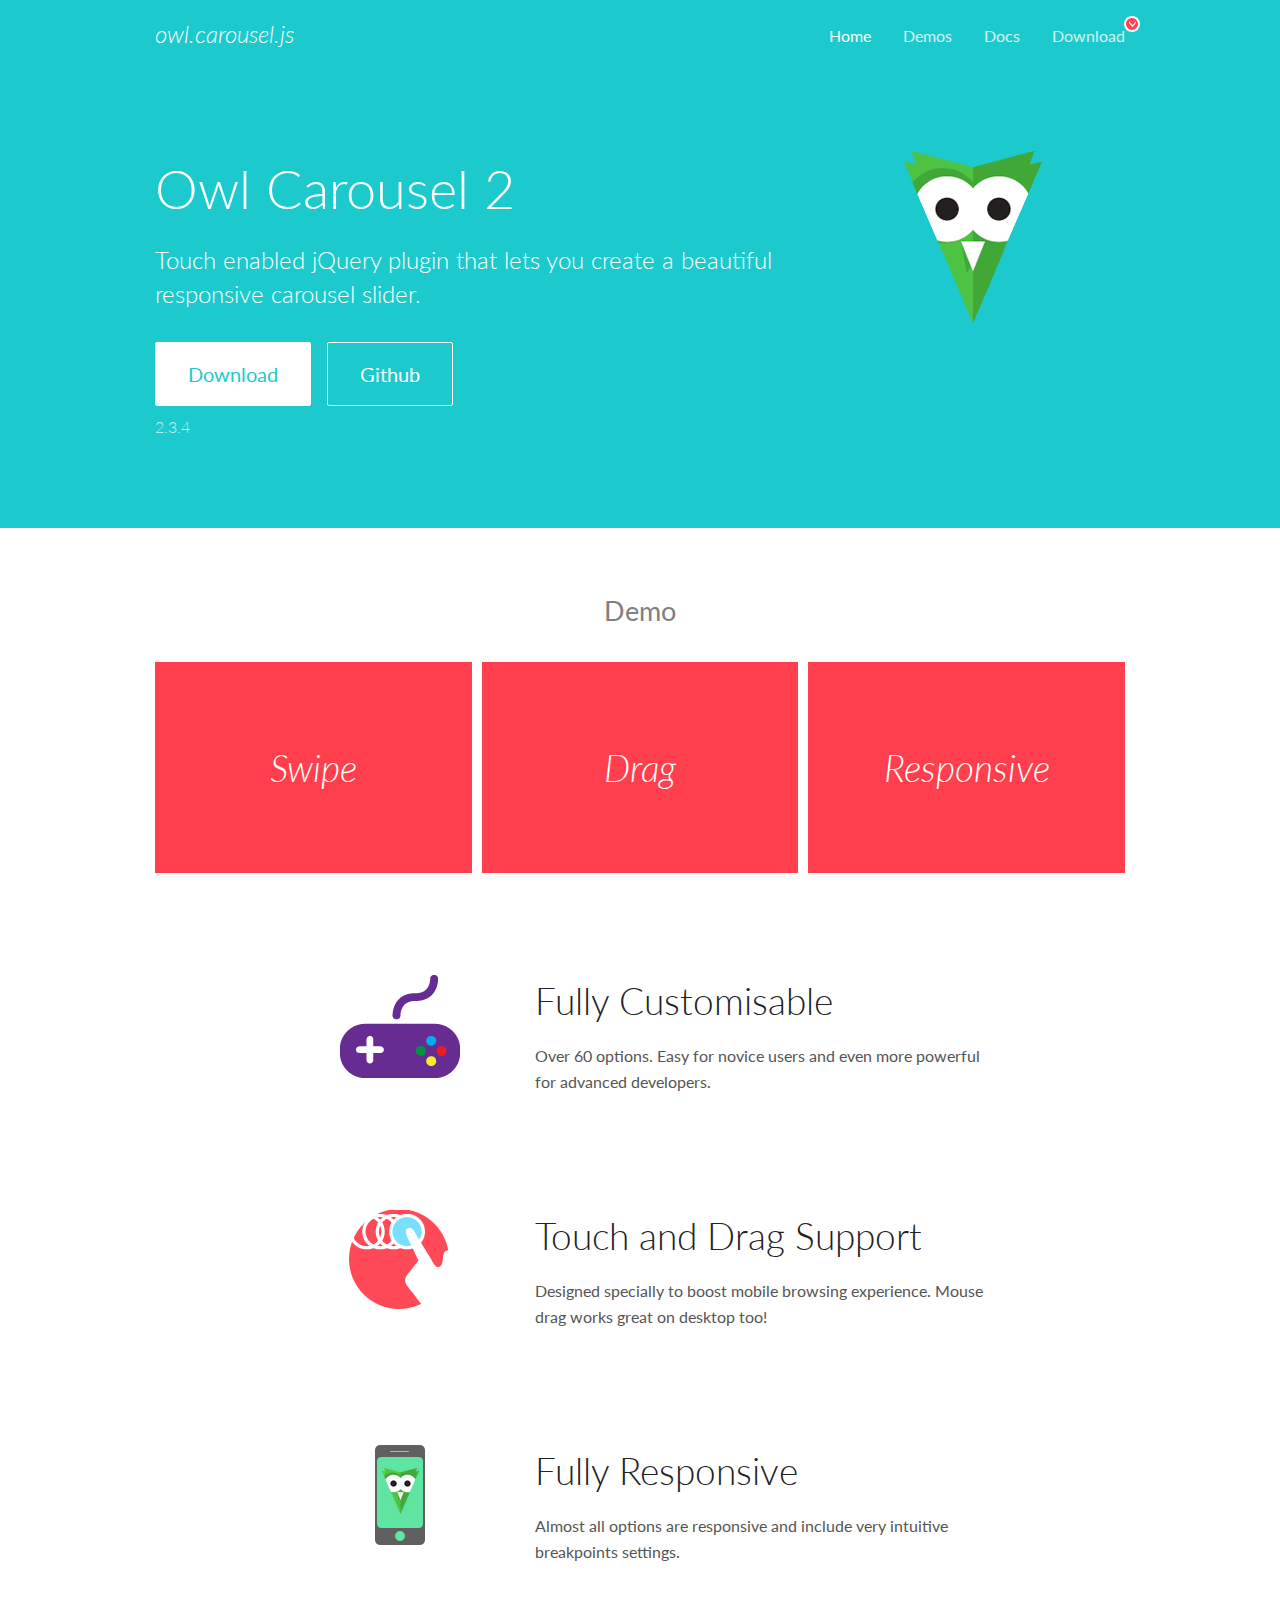
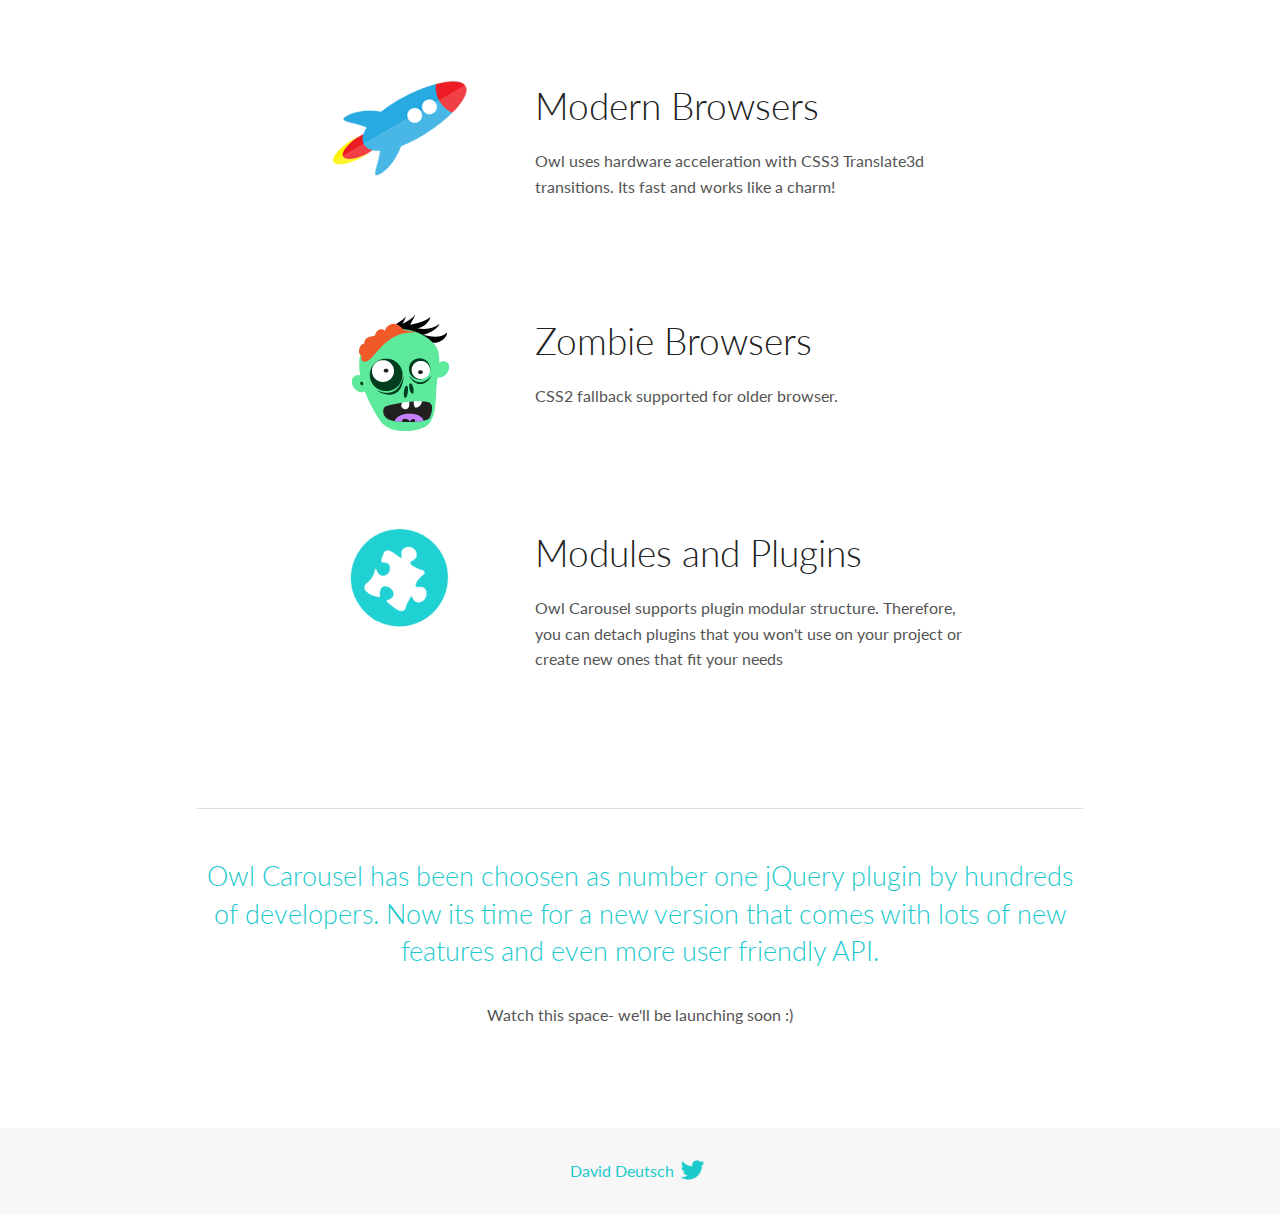
<file: assets/libs/OwlCarousel2-2.3.4/docs/index.html>
<!DOCTYPE html>
<html lang="en">
  <head>

    <!-- head -->
    <meta charset="utf-8">
    <meta name="msapplication-tap-highlight" content="no" />
    <meta name="viewport" content="width=device-width, initial-scale=1.0" />
    <meta name="description" content="Touch enabled jQuery plugin that lets you create beautiful responsive carousel slider.">
    <meta name="author" content="David Deutsch">
    <title>
      Home | Owl Carousel | 2.3.4
    </title>

    <!-- Stylesheets -->
    <link href='https://fonts.googleapis.com/css?family=Lato:300,400,700,400italic,300italic' rel='stylesheet' type='text/css'>
    <link rel="stylesheet" href="assets/css/docs.theme.min.css">

    <!-- Owl Stylesheets -->
    <link rel="stylesheet" href="assets/owlcarousel/assets/owl.carousel.min.css">
    <link rel="stylesheet" href="assets/owlcarousel/assets/owl.theme.default.min.css">

    <!-- HTML5 shim and Respond.js IE8 support of HTML5 elements and media queries -->

    <!--[if lt IE 9]>
      <script src="https://oss.maxcdn.com/libs/html5shiv/3.7.0/html5shiv.js"></script>
      <script src="https://oss.maxcdn.com/libs/respond.js/1.3.0/respond.min.js"></script>
    <![endif]-->

    <!-- Favicons -->
    <link rel="apple-touch-icon-precomposed" sizes="144x144" href="assets/ico/apple-touch-icon-144-precomposed.png">
    <link rel="shortcut icon" href="assets/ico/favicon.png">
    <link rel="shortcut icon" href="favicon.ico">

    <!-- Yeah i know js should not be in header. Its required for demos.-->

    <!-- javascript -->
    <script src="assets/vendors/jquery.min.js"></script>
    <script src="assets/owlcarousel/owl.carousel.js"></script>
  </head>
  <body>

    <!-- header -->
    <header class="header">
      <div class="row">
        <div class="large-12 columns">
          <div class="brand left">
            <h3>
              <a href="/OwlCarousel2/">owl.carousel.js</a> 
            </h3>
          </div>
          <a id="toggle-nav" class="right">
            <span></span> <span></span> <span></span> 
          </a> 
          <div class="nav-bar">
            <ul class="clearfix">
              <li class="active">
                <a href="/OwlCarousel2/index.html">Home</a> 
              </li>
              <li> <a href="/OwlCarousel2/demos/demos.html">Demos</a>  </li>
              <li> <a href="/OwlCarousel2/docs/started-welcome.html">Docs</a>  </li>
              <li>
                <a href="https://github.com/OwlCarousel2/OwlCarousel2/archive/2.3.4.zip">Download</a> 
                <span class="download"></span> 
              </li>
            </ul>
          </div>
        </div>
      </div>
    </header>

    <!-- home panel -->
    <section id="hero">
      <div class="row">
        <div class="large-8 medium-8 columns">
          <h1>Owl Carousel 2</h1>
          <h4>Touch enabled jQuery plugin that lets you create a beautiful responsive carousel slider.</h4>
          <a href="https://github.com/OwlCarousel2/OwlCarousel2/archive/2.3.4.zip" class="hero-button">Download</a> 
          <a href="https://github.com/OwlCarousel2/OwlCarousel2" class="hero-button outline">Github</a> 
          <p>2.3.4</p>
        </div>
        <div class="large-4 medium-4 columns">
          <img class="owl-logo" src="assets/img/owl-logo.png" alt="mr. Owl">
        </div>
      </div>
    </section>

    <!-- body -->
    <div class="home-demo">
      <div class="row">
        <div class="large-12 columns">
          <h3>Demo</h3>
          <div class="owl-carousel">
            <div class="item">
              <h2>Swipe</h2>
            </div>
            <div class="item">
              <h2>Drag</h2>
            </div>
            <div class="item">
              <h2>Responsive</h2>
            </div>
            <div class="item">
              <h2>CSS3</h2>
            </div>
            <div class="item">
              <h2>Fast</h2>
            </div>
            <div class="item">
              <h2>Easy</h2>
            </div>
            <div class="item">
              <h2>Free</h2>
            </div>
            <div class="item">
              <h2>Upgradable</h2>
            </div>
            <div class="item">
              <h2>Tons of options</h2>
            </div>
            <div class="item">
              <h2>Infinity</h2>
            </div>
            <div class="item">
              <h2>Auto Width</h2>
            </div>
          </div>
        </div>
      </div>
    </div>
    <script>
      var owl = $('.owl-carousel');
      owl.owlCarousel({
        margin: 10,
        loop: true,
        responsive: {
          0: {
            items: 1
          },
          600: {
            items: 2
          },
          1000: {
            items: 3
          }
        }
      })
    </script>

    <!-- features -->
    <div id="features">
      <div class="row">
        <div class="small-12 medium-9 small-centered columns">
          <section class="row feature">
            <div class="medium-4 small-12 columns">
              <img src="assets/img/feature-options.png" alt="">
            </div>
            <div class="medium-8 small-12 columns">
              <h2>Fully Customisable</h2>
              <p>Over 60 options. Easy for novice users and even more powerful for advanced developers.</p>
            </div>
          </section>
          <section class="row feature">
            <div class="medium-4 small-12 columns">
              <img src="assets/img/feature-drag.png" alt="">
            </div>
            <div class="medium-8 small-12 columns">
              <h2>Touch and Drag Support</h2>
              <p>Designed specially to boost mobile browsing experience. Mouse drag works great on desktop too!</p>
            </div>
          </section>
          <section class="row feature">
            <div class="medium-4 small-12 columns">
              <img src="assets/img/feature-responsive.png" alt="">
            </div>
            <div class="medium-8 small-12 columns">
              <h2>Fully Responsive</h2>
              <p>Almost all options are responsive and include very intuitive breakpoints settings.</p>
            </div>
          </section>
          <section class="row feature">
            <div class="medium-4 small-12 columns">
              <img src="assets/img/feature-modern.png" alt="">
            </div>
            <div class="medium-8 small-12 columns">
              <h2>Modern Browsers</h2>
              <p>Owl uses hardware acceleration with CSS3 Translate3d transitions. Its fast and works like a charm! </p>
            </div>
          </section>
          <section class="row feature">
            <div class="medium-4 small-12 columns">
              <img src="assets/img/feature-zombie.png" alt="">
            </div>
            <div class="medium-8 small-12 columns">
              <h2>Zombie Browsers</h2>
              <p>CSS2 fallback supported for older browser.</p>
            </div>
          </section>
          <section class="row feature">
            <div class="medium-4 small-12 columns">
              <img src="assets/img/feature-module.png" alt="">
            </div>
            <div class="medium-8 small-12 columns">
              <h2>Modules and Plugins</h2>
              <p>Owl Carousel supports plugin modular structure. Therefore, you can detach plugins that you won&#x27;t use on your project or create new ones that fit your needs</p>
            </div>
          </section>
        </div>
      </div>
    </div>

    <!-- footer -->
    <section id="teaser-text">
      <div class="row">
        <div class="small-12 medium-11 small-centered columns">
          <hr>
          <h3 id="owl-carousel-has-been-choosen-as-number-one-jquery-plugin-by-hundreds-of-developers-now-its-time-for-a-new-version-that-comes-with-lots-of-new-features-and-even-more-user-friendly-api-">Owl Carousel has been choosen as number one jQuery plugin by hundreds of developers. Now its time for a new version that comes with lots of new features and even more user friendly API.</h3>
          <p>Watch this space- we&#39;ll be launching soon :)</p>
        </div>
      </div>
    </section>

    <!-- footer -->
    <footer class="footer">
      <div class="row">
        <div class="large-12 columns">
          <h5>
            <a href="/OwlCarousel2/docs/support-contact.html">David Deutsch</a> 
            <a id="custom-tweet-button" href="https://twitter.com/share?url=https://github.com/OwlCarousel2/OwlCarousel2&text=Owl Carousel - This is so awesome! " target="_blank"></a> 
          </h5>
        </div>
      </div>
    </footer>

    <!-- vendors -->
    <script src="assets/vendors/highlight.js"></script>
    <script src="assets/js/app.js"></script>
  </body>
</html>
</file>
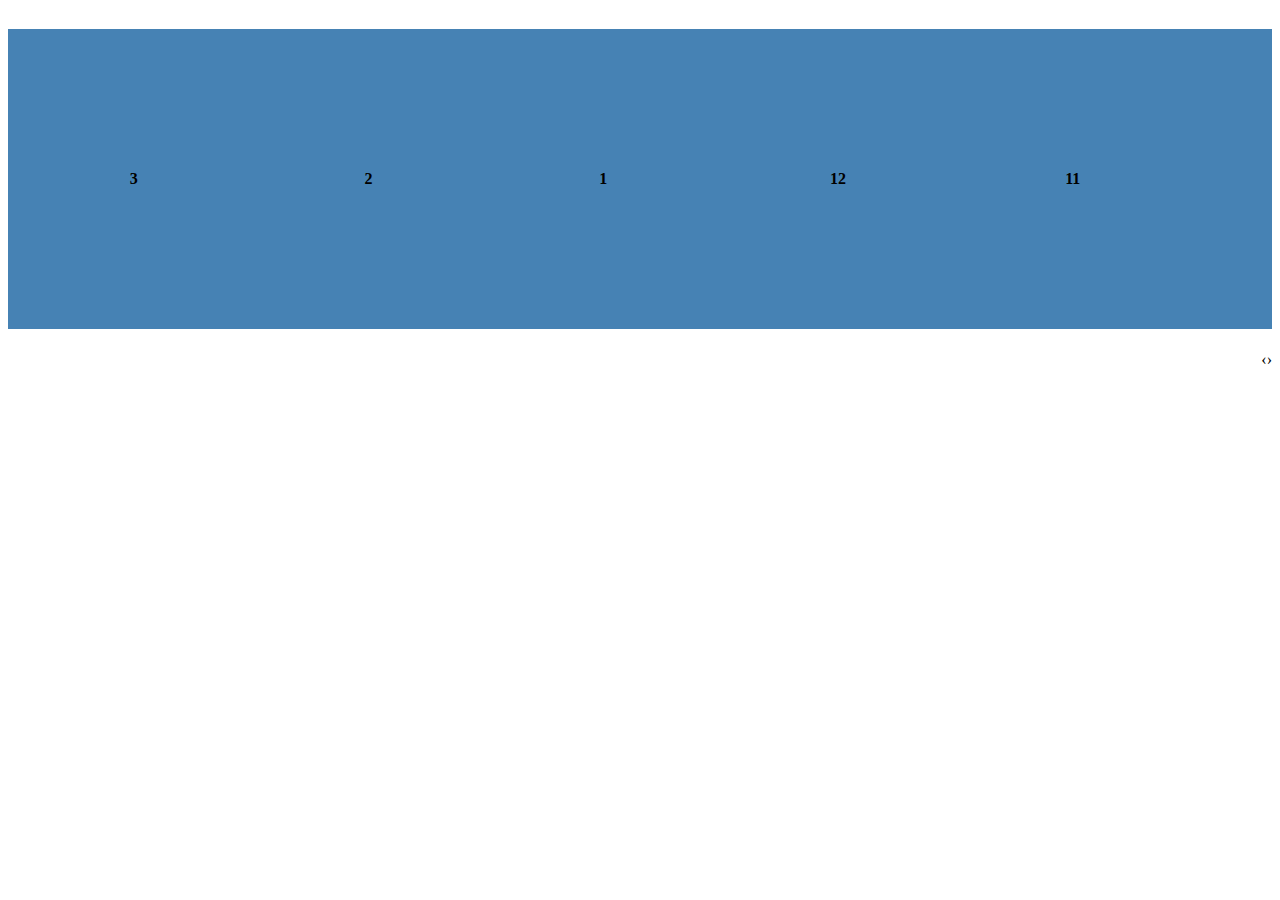
<file: owlcarousel.html>
<!DOCTYPE html>
<html lang="en">

<head>

    <title>Document</title>
    <link rel="stylesheet" href="./assets/libs/OwlCarousel2-2.3.4/dist/assets/owl.carousel.min.css">
    <style>
        h4 {
            width: 300px;
            background-color: steelblue;
            height: 300px;
            text-align: center;
            line-height: 300px;
        }
    </style>
</head>

<body>

    <div class="owl-carousel owl-theme">


        <div class="item">
            <h4>1</h4>
        </div>

        <div class="item">
            <h4>2</h4>
        </div>

        <div class="item">
            <h4>3</h4>
        </div>
        <div class="item">
            <h4>4</h4>
        </div>
        <div class="item">
            <h4>5</h4>
        </div>
        <div class="item">
            <h4>6</h4>
        </div>
        <div class="item">
            <h4>7</h4>
        </div>
        <div class="item">
            <h4>8</h4>
        </div>
        <div class="item">
            <h4>9</h4>
        </div>
        <div class="item">
            <h4>10</h4>
        </div>
        <div class="item">
            <h4>11</h4>
        </div>
        <div class="item">
            <h4>12</h4>
        </div>

    </div>


    <script src="./assets/libs/jquery-3.6.0.min.js"></script>
    <script src="./assets/libs/OwlCarousel2-2.3.4/dist/owl.carousel.min.js"></script>
    <script>
        $(document).ready(function() {
            $('.owl-carousel').owlCarousel({
                rtl: true,
                loop: true,
                stagePadding: 50,
                margin: 10,
                nav: true,
                center: true,
                responsive: {
                    0: {
                        items: 1
                    },
                    600: {
                        items: 3
                    },
                    1000: {
                        items: 5
                    }
                }
            })
        })
    </script>
</body>

</html>
</file>
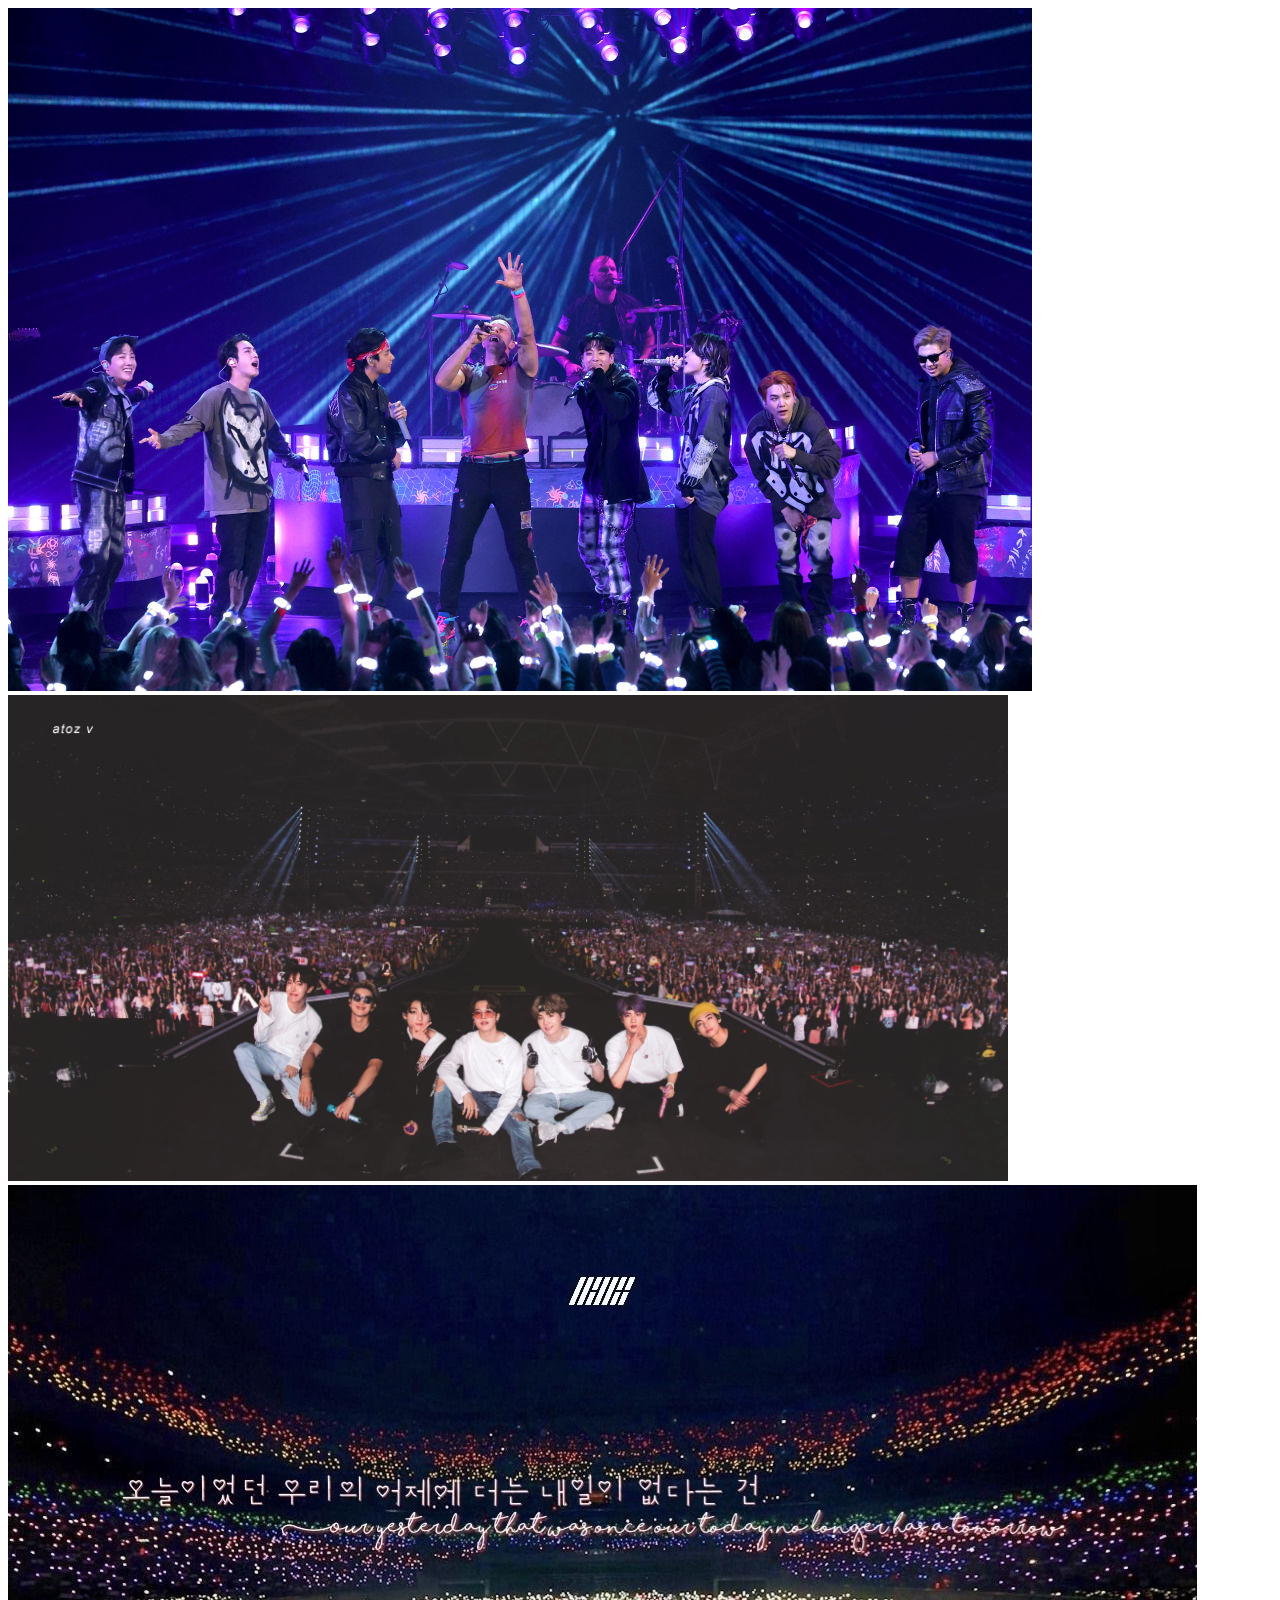
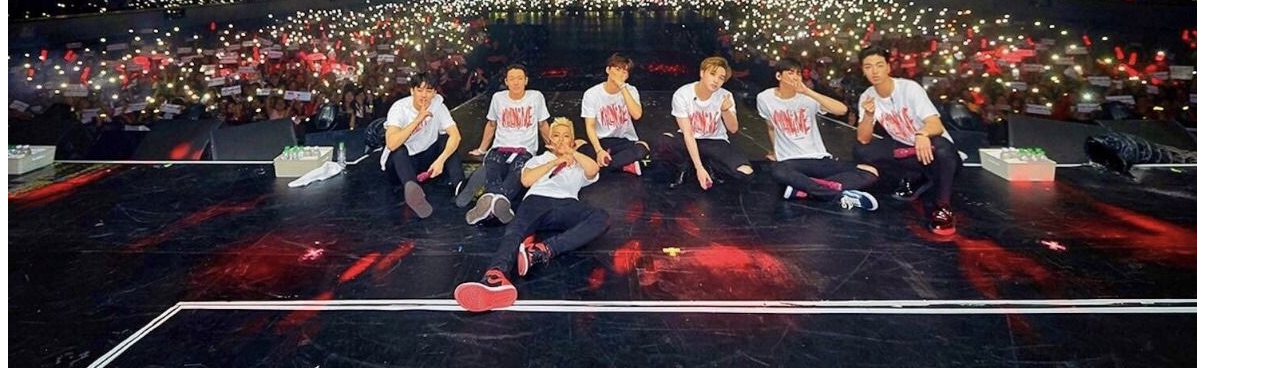
<file: test.html>
<!DOCTYPE html>
<html lang="en">

<head>
    <meta charset="UTF-8">
    <meta http-equiv="X-UA-Compatible" content="IE=edge">
    <meta name="viewport" content="width=device-width, initial-scale=1.0">
    <title>Document</title>
    <link rel="stylesheet" href="./assets/libs/lightbox2-2.11.3/dist/css/lightbox.min.css">
</head>

<body>

    <div class="filters worldtour">
        <a href="./assets/img/gallary/concerts/image9.jpg" data-lightbox="gallary">
            <img src="./assets/img/gallary/concerts/image9.jpg" alt="">
        </a>
    </div>

    <div class="filters worldtour">
        <a href="./assets/img/gallary/concerts/image10.png" data-lightbox="gallary">
            <img src="./assets/img/gallary/concerts/image10.png" alt="">
        </a>
    </div>

    <div class="filters worldtour">
        <a href="./assets/img/gallary/concerts/image11.jpg" data-lightbox="gallary">
            <img src="./assets/img/gallary/concerts/image11.jpg" alt="">
        </a>
    </div>


    <script src="./assets/libs/jquery-3.6.0.min.js"></script>
    <script src="./assets/libs/lightbox2-2.11.3/dist/js/lightbox.min.js"></script>

    <script>
        lightbox.option({
            'resizeDuration': 200,
            'wrapAround': true
        });
    </script>
</body>

</html>
</file>
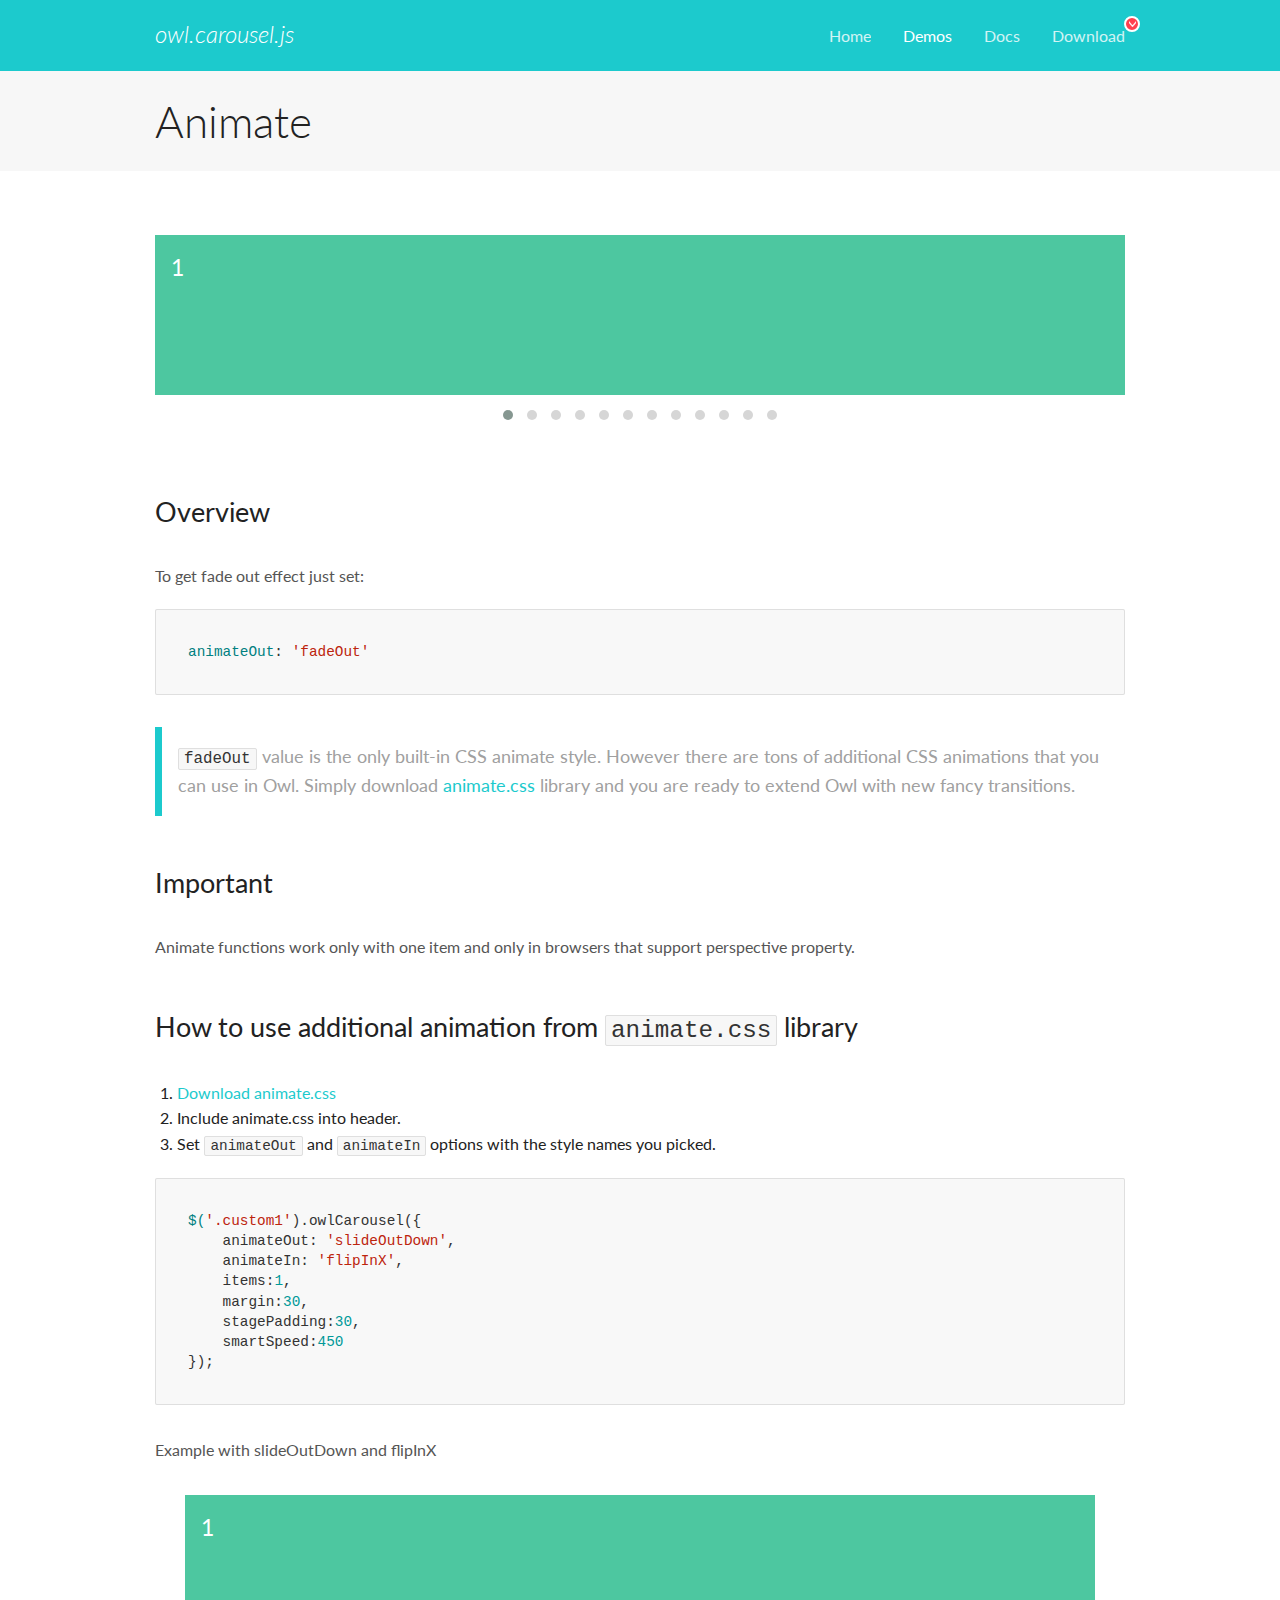
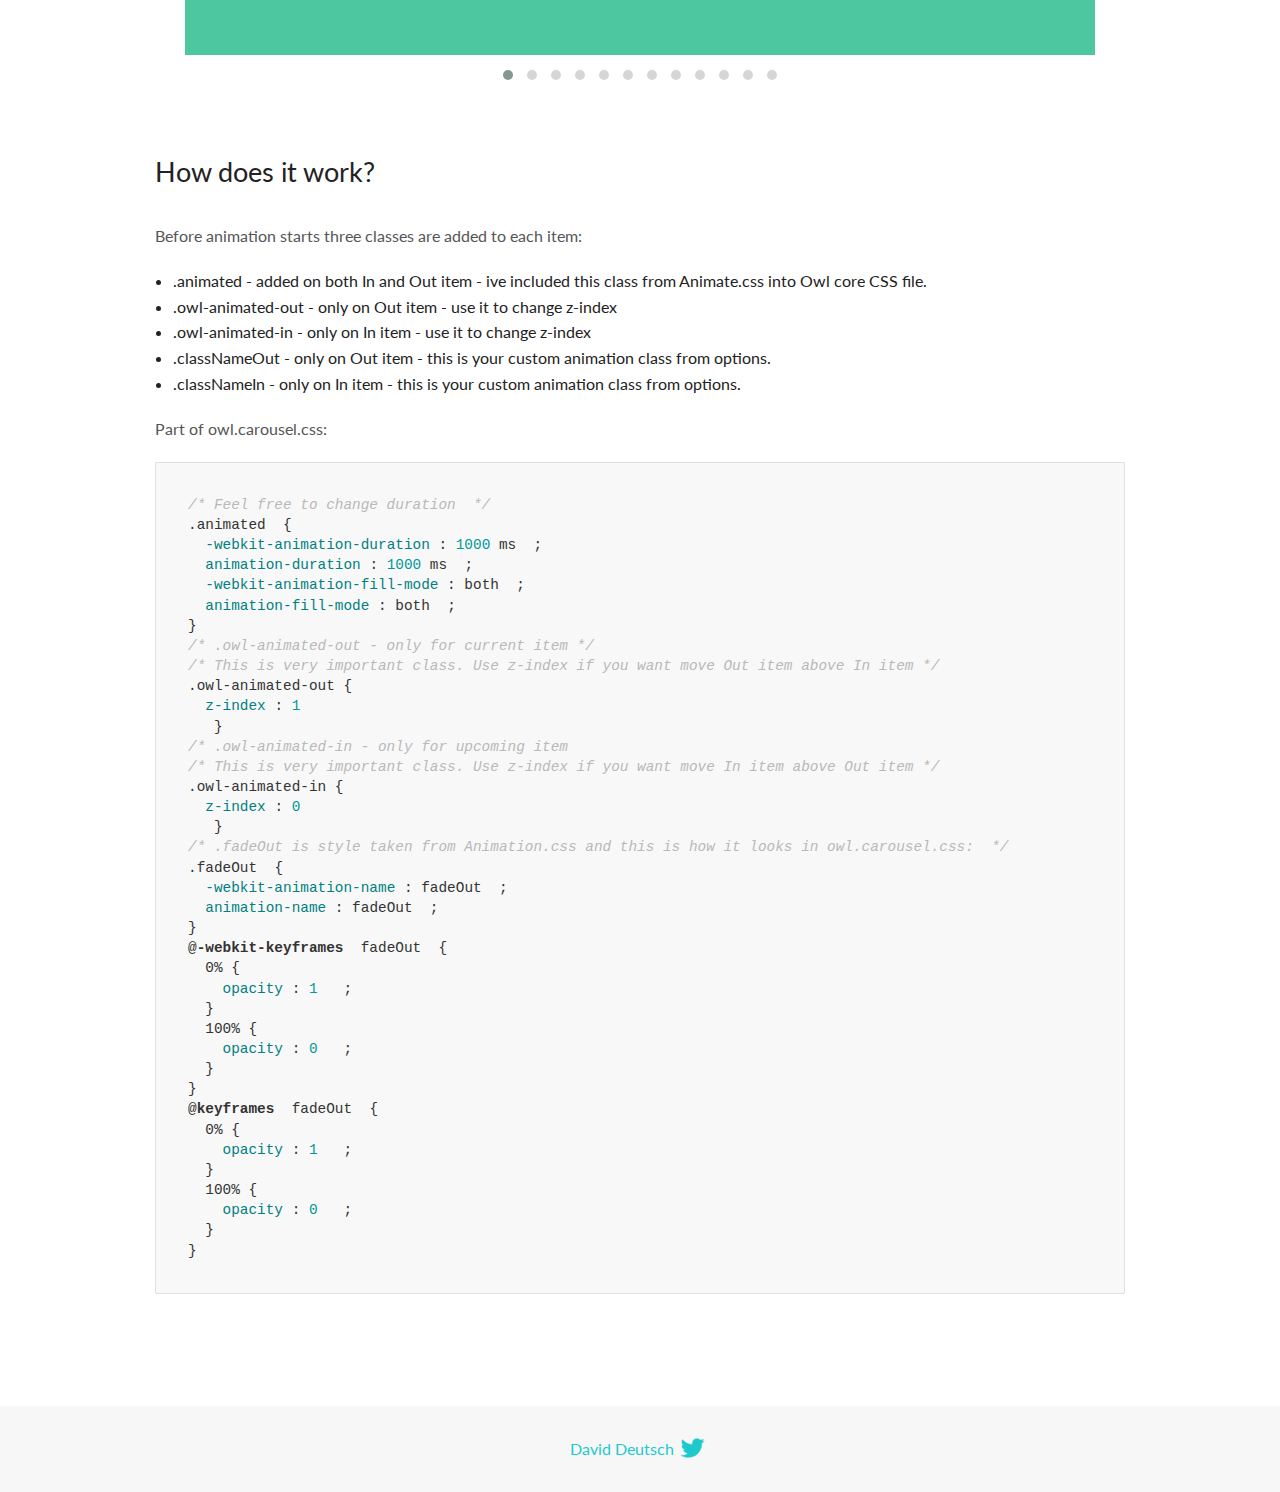
<file: assets/libs/OwlCarousel2-2.3.4/docs/demos/animate.html>
<!DOCTYPE html>
<html lang="en">
  <head>

    <!-- head -->
    <meta charset="utf-8">
    <meta name="msapplication-tap-highlight" content="no" />
    <meta name="viewport" content="width=device-width, initial-scale=1.0" />
    <meta name="description" content="Animate carousel">
    <meta name="author" content="David Deutsch">
    <title>
      Animate Demo | Owl Carousel | 2.3.4
    </title>

    <!-- Stylesheets -->
    <link href='https://fonts.googleapis.com/css?family=Lato:300,400,700,400italic,300italic' rel='stylesheet' type='text/css'>
    <link rel="stylesheet" href="../assets/css/docs.theme.min.css">

    <!-- Owl Stylesheets -->
    <link rel="stylesheet" href="../assets/owlcarousel/assets/owl.carousel.min.css">
    <link rel="stylesheet" href="../assets/owlcarousel/assets/owl.theme.default.min.css">

    <!-- HTML5 shim and Respond.js IE8 support of HTML5 elements and media queries -->

    <!--[if lt IE 9]>
      <script src="https://oss.maxcdn.com/libs/html5shiv/3.7.0/html5shiv.js"></script>
      <script src="https://oss.maxcdn.com/libs/respond.js/1.3.0/respond.min.js"></script>
    <![endif]-->

    <!-- Favicons -->
    <link rel="apple-touch-icon-precomposed" sizes="144x144" href="../assets/ico/apple-touch-icon-144-precomposed.png">
    <link rel="shortcut icon" href="../assets/ico/favicon.png">
    <link rel="shortcut icon" href="favicon.ico">

    <!-- Yeah i know js should not be in header. Its required for demos.-->

    <!-- javascript -->
    <script src="../assets/vendors/jquery.min.js"></script>
    <script src="../assets/owlcarousel/owl.carousel.js"></script>
  </head>
  <body>

    <!-- header -->
    <header class="header">
      <div class="row">
        <div class="large-12 columns">
          <div class="brand left">
            <h3>
              <a href="/OwlCarousel2/">owl.carousel.js</a> 
            </h3>
          </div>
          <a id="toggle-nav" class="right">
            <span></span> <span></span> <span></span> 
          </a> 
          <div class="nav-bar">
            <ul class="clearfix">
              <li> <a href="/OwlCarousel2/index.html">Home</a>  </li>
              <li class="active">
                <a href="/OwlCarousel2/demos/demos.html">Demos</a> 
              </li>
              <li> <a href="/OwlCarousel2/docs/started-welcome.html">Docs</a>  </li>
              <li>
                <a href="https://github.com/OwlCarousel2/OwlCarousel2/archive/2.3.4.zip">Download</a> 
                <span class="download"></span> 
              </li>
            </ul>
          </div>
        </div>
      </div>
    </header>

    <!-- title -->
    <section class="title">
      <div class="row">
        <div class="large-12 columns">
          <h1>Animate</h1>
        </div>
      </div>
    </section>

    <!--  Demos -->
    <section id="demos">
      <div class="row">
        <div class="large-12 columns">
          <div class="fadeOut owl-carousel owl-theme">
            <div class="item">
              <h4>1</h4>
            </div>
            <div class="item">
              <h4>2</h4>
            </div>
            <div class="item">
              <h4>3</h4>
            </div>
            <div class="item">
              <h4>4</h4>
            </div>
            <div class="item">
              <h4>5</h4>
            </div>
            <div class="item">
              <h4>6</h4>
            </div>
            <div class="item">
              <h4>7</h4>
            </div>
            <div class="item">
              <h4>8</h4>
            </div>
            <div class="item">
              <h4>9</h4>
            </div>
            <div class="item">
              <h4>10</h4>
            </div>
            <div class="item">
              <h4>11</h4>
            </div>
            <div class="item">
              <h4>12</h4>
            </div>
          </div>
          <h3 id="overview">Overview</h3>
          <p>To get fade out effect just set:</p>
          <pre><code>animateOut: &#39;fadeOut&#39;</code></pre>
          <blockquote>
            <p><code>fadeOut</code> value is the only built-in CSS animate style. However there are tons of additional CSS animations that you can use in Owl. Simply download
              <a href="https://daneden.github.io/animate.css/">animate.css</a>  library and you are ready to extend Owl with new fancy transitions.</p>
          </blockquote>
          <h3 id="important">Important</h3>
          <p>Animate functions work only with one item and only in browsers that support perspective property.</p>
          <h3 id="how-to-use-additional-animation-from-animate-css-library">How to use additional animation from <code>animate.css</code> library</h3>
          <ol>
            <li> <a href="https://daneden.github.io/animate.css/">Download animate.css</a>  </li>
            <li>Include animate.css into header.</li>
            <li>Set <code>animateOut</code> and <code>animateIn</code> options with the style names you picked.</li>
          </ol>
          <pre><code>$(&#39;.custom1&#39;).owlCarousel({
    animateOut: &#39;slideOutDown&#39;,
    animateIn: &#39;flipInX&#39;,
    items:1,
    margin:30,
    stagePadding:30,
    smartSpeed:450
});</code></pre>
          <p>Example with slideOutDown and flipInX</p>
          <div class="custom1 owl-carousel owl-theme">
            <div class="item">
              <h4>1</h4>
            </div>
            <div class="item">
              <h4>2</h4>
            </div>
            <div class="item">
              <h4>3</h4>
            </div>
            <div class="item">
              <h4>4</h4>
            </div>
            <div class="item">
              <h4>5</h4>
            </div>
            <div class="item">
              <h4>6</h4>
            </div>
            <div class="item">
              <h4>7</h4>
            </div>
            <div class="item">
              <h4>8</h4>
            </div>
            <div class="item">
              <h4>9</h4>
            </div>
            <div class="item">
              <h4>10</h4>
            </div>
            <div class="item">
              <h4>11</h4>
            </div>
            <div class="item">
              <h4>12</h4>
            </div>
          </div>
          <h3 id="how-does-it-work-">How does it work?</h3>
          <p>Before animation starts three classes are added to each item:</p>
          <ul>
            <li>.animated - added on both In and Out item - ive included this class from Animate.css into Owl core CSS file.</li>
            <li>.owl-animated-out - only on Out item - use it to change z-index</li>
            <li>.owl-animated-in - only on In item - use it to change z-index</li>
            <li>.classNameOut - only on Out item - this is your custom animation class from options.</li>
            <li>.classNameIn - only on In item - this is your custom animation class from options.</li>
          </ul>
          <p>Part of owl.carousel.css:</p>
          <pre><code class="language-css"><span class="comment">/* Feel free to change duration  */</span> 
<span class="class">.animated</span>  <span class="rules">{
  <span class="rule"><span class="attribute">-webkit-animation-duration</span> :<span class="value"> <span class="number">1000</span> ms</span> </span> ;
  <span class="rule"><span class="attribute">animation-duration</span> :<span class="value"> <span class="number">1000</span> ms</span> </span> ;
  <span class="rule"><span class="attribute">-webkit-animation-fill-mode</span> :<span class="value"> both</span> </span> ;
  <span class="rule"><span class="attribute">animation-fill-mode</span> :<span class="value"> both</span> </span> ;
<span class="rule">}</span> </span> 
<span class="comment">/* .owl-animated-out - only for current item */</span> 
<span class="comment">/* This is very important class. Use z-index if you want move Out item above In item */</span> 
<span class="class">.owl-animated-out</span> <span class="rules">{
  <span class="rule"><span class="attribute">z-index</span> :<span class="value"> <span class="number">1</span> 
</span> </span> </span> }
<span class="comment">/* .owl-animated-in - only for upcoming item
/* This is very important class. Use z-index if you want move In item above Out item */</span> 
<span class="class">.owl-animated-in</span> <span class="rules">{
  <span class="rule"><span class="attribute">z-index</span> :<span class="value"> <span class="number">0</span> 
</span> </span> </span> }
<span class="comment">/* .fadeOut is style taken from Animation.css and this is how it looks in owl.carousel.css:  */</span> 
<span class="class">.fadeOut</span>  <span class="rules">{
  <span class="rule"><span class="attribute">-webkit-animation-name</span> :<span class="value"> fadeOut</span> </span> ;
  <span class="rule"><span class="attribute">animation-name</span> :<span class="value"> fadeOut</span> </span> ;
<span class="rule">}</span> </span> 
<span class="at_rule">@<span class="keyword">-webkit-keyframes</span>  fadeOut </span> {
  0% <span class="rules">{
    <span class="rule"><span class="attribute">opacity</span> :<span class="value"> <span class="number">1</span> </span> </span> ;
  <span class="rule">}</span> </span> 
  100% <span class="rules">{
    <span class="rule"><span class="attribute">opacity</span> :<span class="value"> <span class="number">0</span> </span> </span> ;
  <span class="rule">}</span> </span> 
}
<span class="at_rule">@<span class="keyword">keyframes</span>  fadeOut </span> {
  0% <span class="rules">{
    <span class="rule"><span class="attribute">opacity</span> :<span class="value"> <span class="number">1</span> </span> </span> ;
  <span class="rule">}</span> </span> 
  100% <span class="rules">{
    <span class="rule"><span class="attribute">opacity</span> :<span class="value"> <span class="number">0</span> </span> </span> ;
  <span class="rule">}</span> </span> 
}</code></pre>
          <link rel="stylesheet" href="../assets/css/animate.css">
          <script>
            jQuery(document).ready(function($) {
              $('.fadeOut').owlCarousel({
                items: 1,
                animateOut: 'fadeOut',
                loop: true,
                margin: 10,
              });
              $('.custom1').owlCarousel({
                animateOut: 'slideOutDown',
                animateIn: 'flipInX',
                items: 1,
                margin: 30,
                stagePadding: 30,
                smartSpeed: 450
              });
            });
          </script>
        </div>
      </div>
    </section>

    <!-- footer -->
    <footer class="footer">
      <div class="row">
        <div class="large-12 columns">
          <h5>
            <a href="/OwlCarousel2/docs/support-contact.html">David Deutsch</a> 
            <a id="custom-tweet-button" href="https://twitter.com/share?url=https://github.com/OwlCarousel2/OwlCarousel2&text=Owl Carousel - This is so awesome! " target="_blank"></a> 
          </h5>
        </div>
      </div>
    </footer>

    <!-- vendors -->
    <script src="../assets/vendors/highlight.js"></script>
    <script src="../assets/js/app.js"></script>
  </body>
</html>
</file>
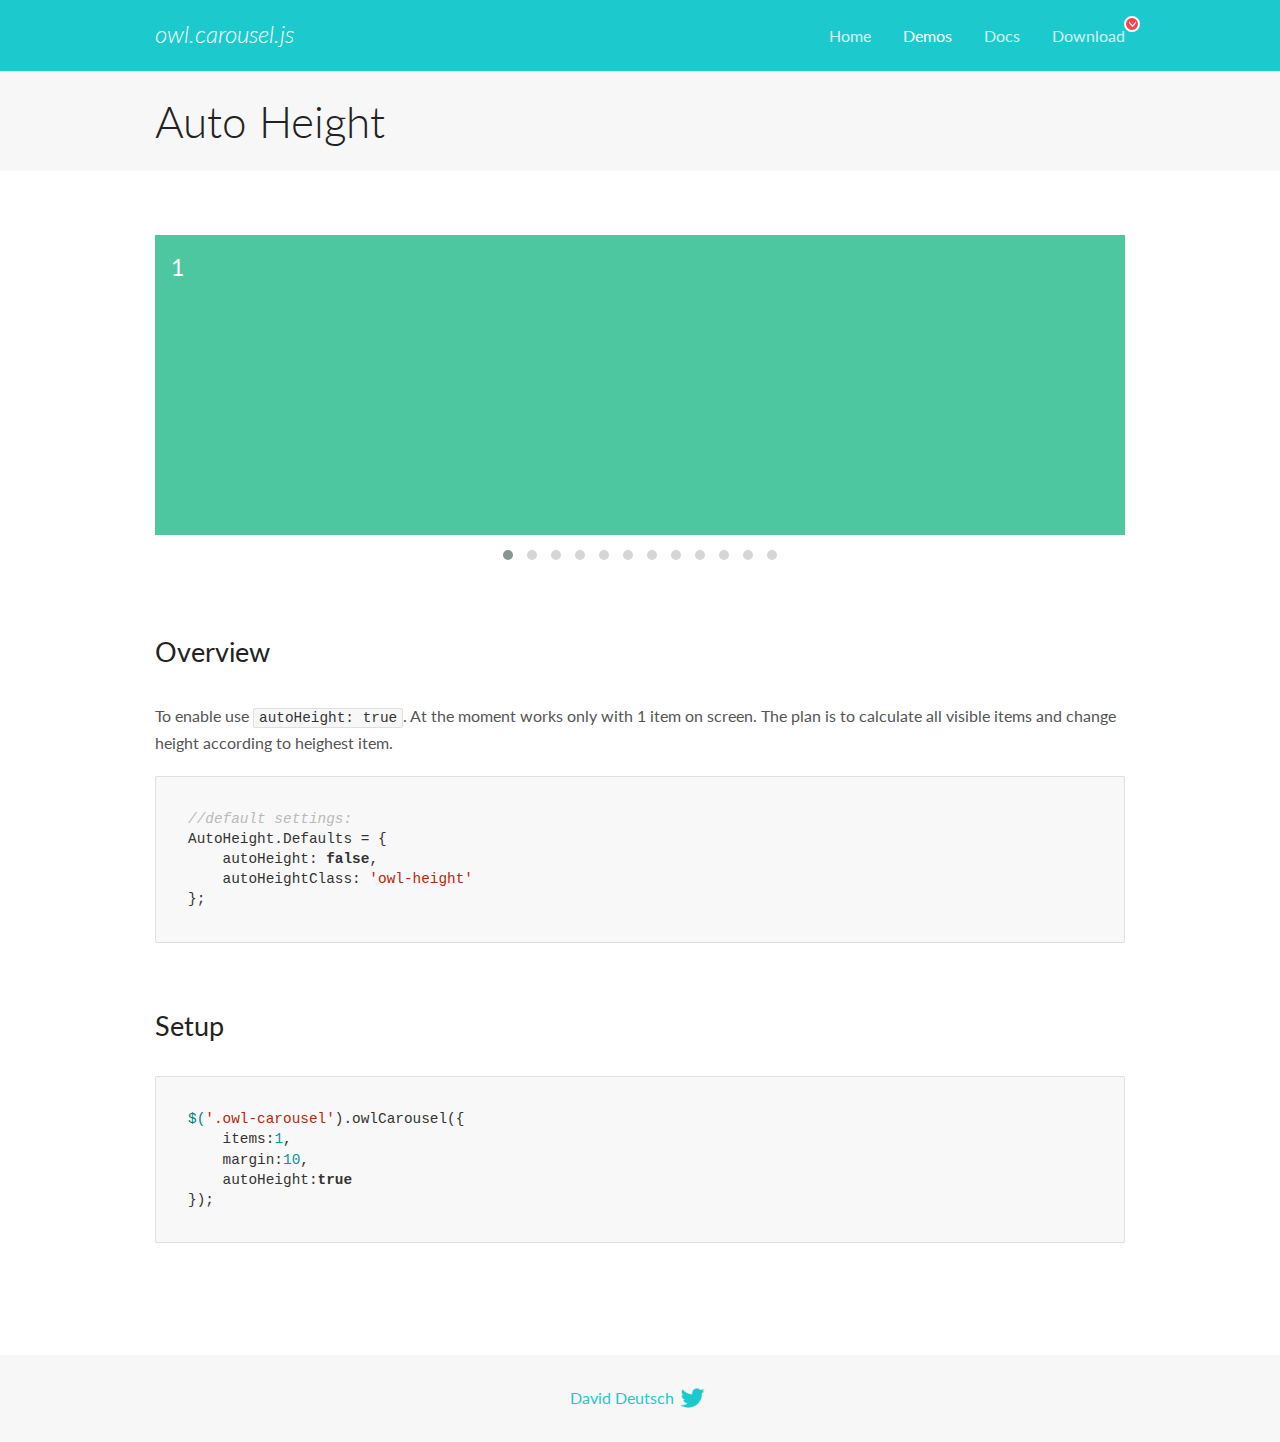
<file: assets/libs/OwlCarousel2-2.3.4/docs/demos/autoheight.html>
<!DOCTYPE html>
<html lang="en">
  <head>

    <!-- head -->
    <meta charset="utf-8">
    <meta name="msapplication-tap-highlight" content="no" />
    <meta name="viewport" content="width=device-width, initial-scale=1.0" />
    <meta name="description" content="autoHeight usage demo">
    <meta name="author" content="David Deutsch">
    <title>
      Auto Height Demo | Owl Carousel | 2.3.4
    </title>

    <!-- Stylesheets -->
    <link href='https://fonts.googleapis.com/css?family=Lato:300,400,700,400italic,300italic' rel='stylesheet' type='text/css'>
    <link rel="stylesheet" href="../assets/css/docs.theme.min.css">

    <!-- Owl Stylesheets -->
    <link rel="stylesheet" href="../assets/owlcarousel/assets/owl.carousel.min.css">
    <link rel="stylesheet" href="../assets/owlcarousel/assets/owl.theme.default.min.css">

    <!-- HTML5 shim and Respond.js IE8 support of HTML5 elements and media queries -->

    <!--[if lt IE 9]>
      <script src="https://oss.maxcdn.com/libs/html5shiv/3.7.0/html5shiv.js"></script>
      <script src="https://oss.maxcdn.com/libs/respond.js/1.3.0/respond.min.js"></script>
    <![endif]-->

    <!-- Favicons -->
    <link rel="apple-touch-icon-precomposed" sizes="144x144" href="../assets/ico/apple-touch-icon-144-precomposed.png">
    <link rel="shortcut icon" href="../assets/ico/favicon.png">
    <link rel="shortcut icon" href="favicon.ico">

    <!-- Yeah i know js should not be in header. Its required for demos.-->

    <!-- javascript -->
    <script src="../assets/vendors/jquery.min.js"></script>
    <script src="../assets/owlcarousel/owl.carousel.js"></script>
  </head>
  <body>

    <!-- header -->
    <header class="header">
      <div class="row">
        <div class="large-12 columns">
          <div class="brand left">
            <h3>
              <a href="/OwlCarousel2/">owl.carousel.js</a> 
            </h3>
          </div>
          <a id="toggle-nav" class="right">
            <span></span> <span></span> <span></span> 
          </a> 
          <div class="nav-bar">
            <ul class="clearfix">
              <li> <a href="/OwlCarousel2/index.html">Home</a>  </li>
              <li class="active">
                <a href="/OwlCarousel2/demos/demos.html">Demos</a> 
              </li>
              <li> <a href="/OwlCarousel2/docs/started-welcome.html">Docs</a>  </li>
              <li>
                <a href="https://github.com/OwlCarousel2/OwlCarousel2/archive/2.3.4.zip">Download</a> 
                <span class="download"></span> 
              </li>
            </ul>
          </div>
        </div>
      </div>
    </header>

    <!-- title -->
    <section class="title">
      <div class="row">
        <div class="large-12 columns">
          <h1>Auto Height</h1>
        </div>
      </div>
    </section>

    <!--  Demos -->
    <section id="demos">
      <div class="row">
        <div class="large-12 columns">
          <div class="owl-carousel owl-theme">
            <div class="item" style="height:300px">
              <h4>1</h4>
            </div>
            <div class="item" style="height:100px">
              <h4>2</h4>
            </div>
            <div class="item" style="height:500px">
              <h4>3</h4>
            </div>
            <div class="item" style="height:250px">
              <h4>4</h4>
            </div>
            <div class="item" style="height:400px">
              <h4>5</h4>
            </div>
            <div class="item" style="height:500px">
              <h4>6</h4>
            </div>
            <div class="item" style="height:600px">
              <h4>7</h4>
            </div>
            <div class="item" style="height:400px">
              <h4>8</h4>
            </div>
            <div class="item" style="height:300px">
              <h4>9</h4>
            </div>
            <div class="item" style="height:350px">
              <h4>10</h4>
            </div>
            <div class="item" style="height:200px">
              <h4>11</h4>
            </div>
            <div class="item" style="height:150px">
              <h4>12</h4>
            </div>
          </div>
          <h3 id="overview">Overview</h3>
          <p>To enable use <code>autoHeight: true</code>. At the moment works only with 1 item on screen. The plan is to calculate all visible items and change height according to heighest item.</p>
          <pre><code>//default settings:
AutoHeight.Defaults = {
    autoHeight: false,
    autoHeightClass: &#39;owl-height&#39;
};</code></pre>
          <h3 id="setup">Setup</h3>
          <pre><code>$(&#39;.owl-carousel&#39;).owlCarousel({
    items:1,
    margin:10,
    autoHeight:true
});</code></pre>
          <script>
            $(document).ready(function() {
              $('.owl-carousel').owlCarousel({
                items: 1,
                margin: 10,
                autoHeight: true
              });
            })
          </script>
        </div>
      </div>
    </section>

    <!-- footer -->
    <footer class="footer">
      <div class="row">
        <div class="large-12 columns">
          <h5>
            <a href="/OwlCarousel2/docs/support-contact.html">David Deutsch</a> 
            <a id="custom-tweet-button" href="https://twitter.com/share?url=https://github.com/OwlCarousel2/OwlCarousel2&text=Owl Carousel - This is so awesome! " target="_blank"></a> 
          </h5>
        </div>
      </div>
    </footer>

    <!-- vendors -->
    <script src="../assets/vendors/highlight.js"></script>
    <script src="../assets/js/app.js"></script>
  </body>
</html>
</file>
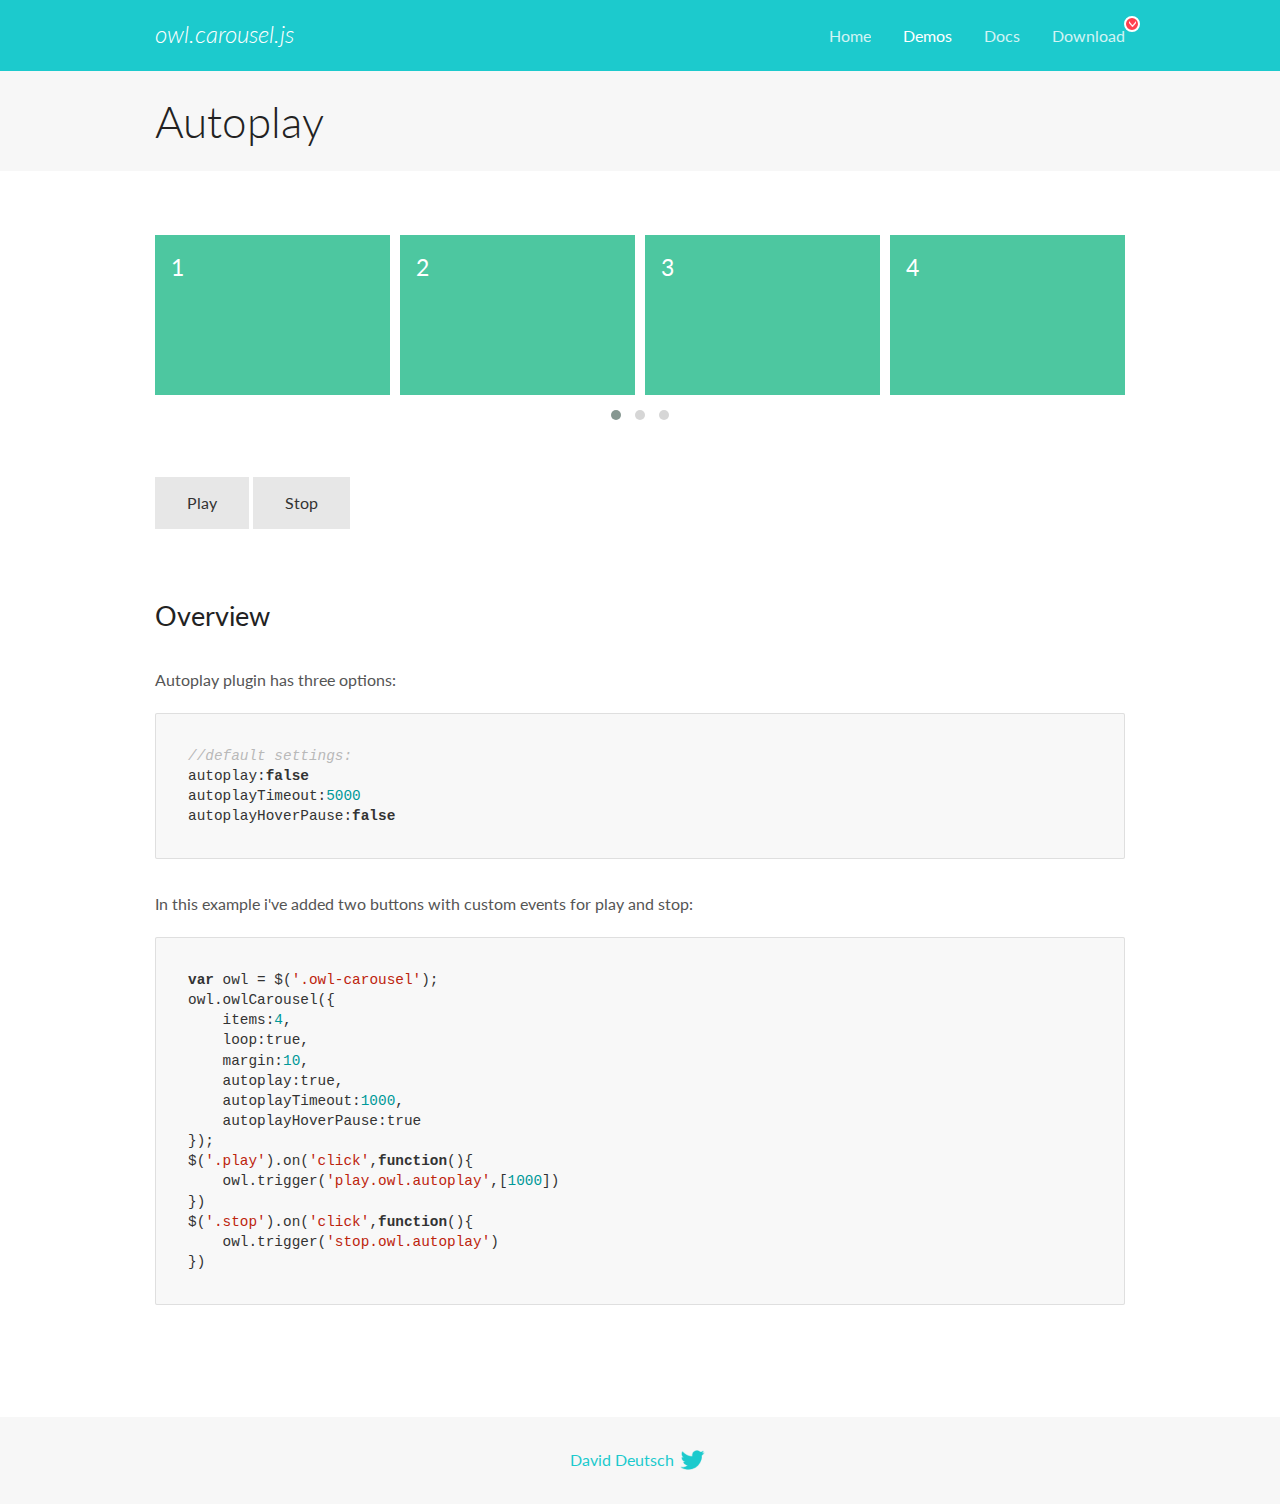
<file: assets/libs/OwlCarousel2-2.3.4/docs/demos/autoplay.html>
<!DOCTYPE html>
<html lang="en">
  <head>

    <!-- head -->
    <meta charset="utf-8">
    <meta name="msapplication-tap-highlight" content="no" />
    <meta name="viewport" content="width=device-width, initial-scale=1.0" />
    <meta name="description" content="Autoplay usage demo">
    <meta name="author" content="David Deutsch">
    <title>
      Autoplay Demo | Owl Carousel | 2.3.4
    </title>

    <!-- Stylesheets -->
    <link href='https://fonts.googleapis.com/css?family=Lato:300,400,700,400italic,300italic' rel='stylesheet' type='text/css'>
    <link rel="stylesheet" href="../assets/css/docs.theme.min.css">

    <!-- Owl Stylesheets -->
    <link rel="stylesheet" href="../assets/owlcarousel/assets/owl.carousel.min.css">
    <link rel="stylesheet" href="../assets/owlcarousel/assets/owl.theme.default.min.css">

    <!-- HTML5 shim and Respond.js IE8 support of HTML5 elements and media queries -->

    <!--[if lt IE 9]>
      <script src="https://oss.maxcdn.com/libs/html5shiv/3.7.0/html5shiv.js"></script>
      <script src="https://oss.maxcdn.com/libs/respond.js/1.3.0/respond.min.js"></script>
    <![endif]-->

    <!-- Favicons -->
    <link rel="apple-touch-icon-precomposed" sizes="144x144" href="../assets/ico/apple-touch-icon-144-precomposed.png">
    <link rel="shortcut icon" href="../assets/ico/favicon.png">
    <link rel="shortcut icon" href="favicon.ico">

    <!-- Yeah i know js should not be in header. Its required for demos.-->

    <!-- javascript -->
    <script src="../assets/vendors/jquery.min.js"></script>
    <script src="../assets/owlcarousel/owl.carousel.js"></script>
  </head>
  <body>

    <!-- header -->
    <header class="header">
      <div class="row">
        <div class="large-12 columns">
          <div class="brand left">
            <h3>
              <a href="/OwlCarousel2/">owl.carousel.js</a> 
            </h3>
          </div>
          <a id="toggle-nav" class="right">
            <span></span> <span></span> <span></span> 
          </a> 
          <div class="nav-bar">
            <ul class="clearfix">
              <li> <a href="/OwlCarousel2/index.html">Home</a>  </li>
              <li class="active">
                <a href="/OwlCarousel2/demos/demos.html">Demos</a> 
              </li>
              <li> <a href="/OwlCarousel2/docs/started-welcome.html">Docs</a>  </li>
              <li>
                <a href="https://github.com/OwlCarousel2/OwlCarousel2/archive/2.3.4.zip">Download</a> 
                <span class="download"></span> 
              </li>
            </ul>
          </div>
        </div>
      </div>
    </header>

    <!-- title -->
    <section class="title">
      <div class="row">
        <div class="large-12 columns">
          <h1>Autoplay</h1>
        </div>
      </div>
    </section>

    <!--  Demos -->
    <section id="demos">
      <div class="row">
        <div class="large-12 columns">
          <div class="owl-carousel owl-theme">
            <div class="item">
              <h4>1</h4>
            </div>
            <div class="item">
              <h4>2</h4>
            </div>
            <div class="item">
              <h4>3</h4>
            </div>
            <div class="item">
              <h4>4</h4>
            </div>
            <div class="item">
              <h4>5</h4>
            </div>
            <div class="item">
              <h4>6</h4>
            </div>
            <div class="item">
              <h4>7</h4>
            </div>
            <div class="item">
              <h4>8</h4>
            </div>
            <div class="item">
              <h4>9</h4>
            </div>
            <div class="item">
              <h4>10</h4>
            </div>
            <div class="item">
              <h4>11</h4>
            </div>
            <div class="item">
              <h4>12</h4>
            </div>
          </div>
          <a class="button secondary play">Play</a> 
          <a class="button secondary stop">Stop</a> 
          <h3 id="overview">Overview</h3>
          <p>Autoplay plugin has three options:</p>
          <pre><code>//default settings:
autoplay:false
autoplayTimeout:5000
autoplayHoverPause:false</code></pre>
          <p>In this example i&#39;ve added two buttons with custom events for play and stop:</p>
          <pre><code>var owl = $(&#39;.owl-carousel&#39;);
owl.owlCarousel({
    items:4,
    loop:true,
    margin:10,
    autoplay:true,
    autoplayTimeout:1000,
    autoplayHoverPause:true
});
$(&#39;.play&#39;).on(&#39;click&#39;,function(){
    owl.trigger(&#39;play.owl.autoplay&#39;,[1000])
})
$(&#39;.stop&#39;).on(&#39;click&#39;,function(){
    owl.trigger(&#39;stop.owl.autoplay&#39;)
})</code></pre>
          <script>
            $(document).ready(function() {
              var owl = $('.owl-carousel');
              owl.owlCarousel({
                items: 4,
                loop: true,
                margin: 10,
                autoplay: true,
                autoplayTimeout: 1000,
                autoplayHoverPause: true
              });
              $('.play').on('click', function() {
                owl.trigger('play.owl.autoplay', [1000])
              })
              $('.stop').on('click', function() {
                owl.trigger('stop.owl.autoplay')
              })
            })
          </script>
        </div>
      </div>
    </section>

    <!-- footer -->
    <footer class="footer">
      <div class="row">
        <div class="large-12 columns">
          <h5>
            <a href="/OwlCarousel2/docs/support-contact.html">David Deutsch</a> 
            <a id="custom-tweet-button" href="https://twitter.com/share?url=https://github.com/OwlCarousel2/OwlCarousel2&text=Owl Carousel - This is so awesome! " target="_blank"></a> 
          </h5>
        </div>
      </div>
    </footer>

    <!-- vendors -->
    <script src="../assets/vendors/highlight.js"></script>
    <script src="../assets/js/app.js"></script>
  </body>
</html>
</file>
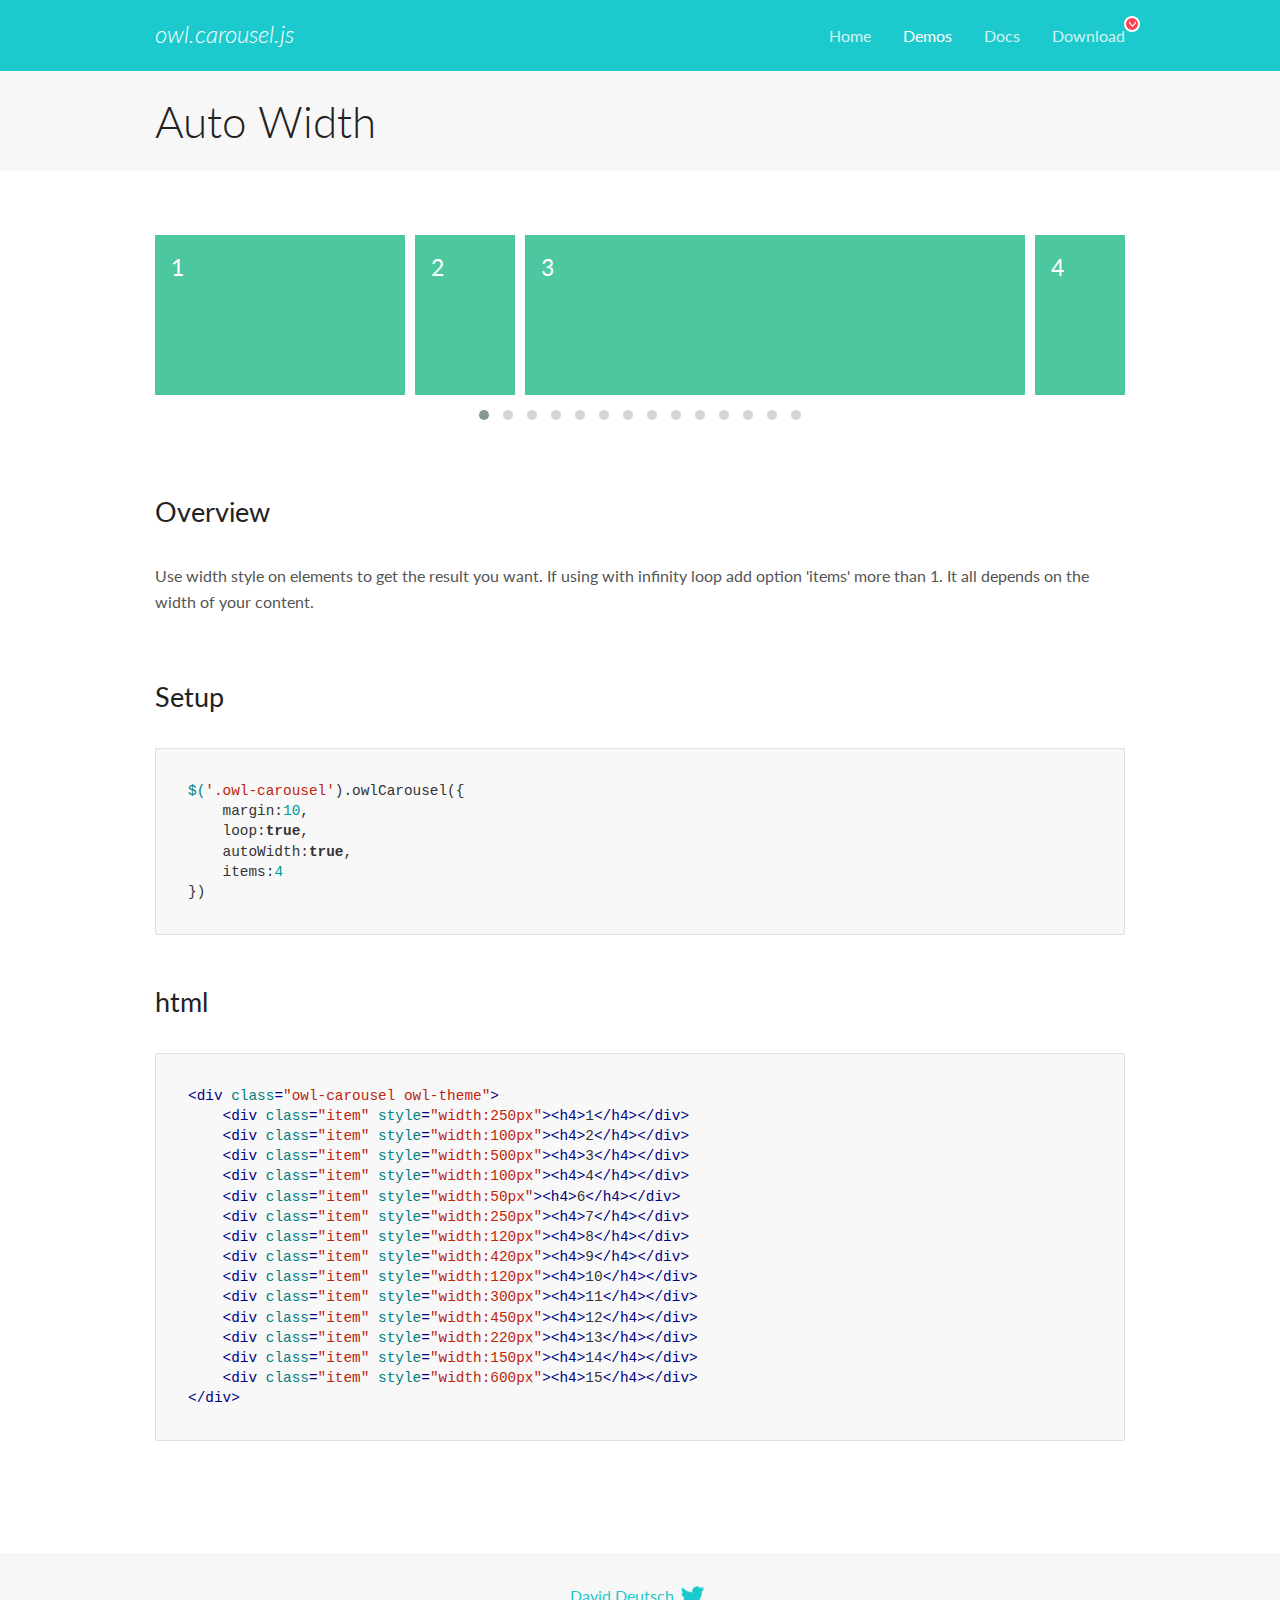
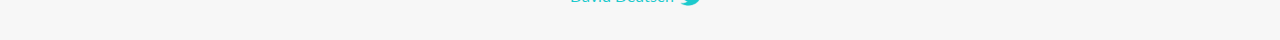
<file: assets/libs/OwlCarousel2-2.3.4/docs/demos/autowidth.html>
<!DOCTYPE html>
<html lang="en">
  <head>

    <!-- head -->
    <meta charset="utf-8">
    <meta name="msapplication-tap-highlight" content="no" />
    <meta name="viewport" content="width=device-width, initial-scale=1.0" />
    <meta name="description" content="Auto Width">
    <meta name="author" content="David Deutsch">
    <title>
      Auto Width Demo | Owl Carousel | 2.3.4
    </title>

    <!-- Stylesheets -->
    <link href='https://fonts.googleapis.com/css?family=Lato:300,400,700,400italic,300italic' rel='stylesheet' type='text/css'>
    <link rel="stylesheet" href="../assets/css/docs.theme.min.css">

    <!-- Owl Stylesheets -->
    <link rel="stylesheet" href="../assets/owlcarousel/assets/owl.carousel.min.css">
    <link rel="stylesheet" href="../assets/owlcarousel/assets/owl.theme.default.min.css">

    <!-- HTML5 shim and Respond.js IE8 support of HTML5 elements and media queries -->

    <!--[if lt IE 9]>
      <script src="https://oss.maxcdn.com/libs/html5shiv/3.7.0/html5shiv.js"></script>
      <script src="https://oss.maxcdn.com/libs/respond.js/1.3.0/respond.min.js"></script>
    <![endif]-->

    <!-- Favicons -->
    <link rel="apple-touch-icon-precomposed" sizes="144x144" href="../assets/ico/apple-touch-icon-144-precomposed.png">
    <link rel="shortcut icon" href="../assets/ico/favicon.png">
    <link rel="shortcut icon" href="favicon.ico">

    <!-- Yeah i know js should not be in header. Its required for demos.-->

    <!-- javascript -->
    <script src="../assets/vendors/jquery.min.js"></script>
    <script src="../assets/owlcarousel/owl.carousel.js"></script>
  </head>
  <body>

    <!-- header -->
    <header class="header">
      <div class="row">
        <div class="large-12 columns">
          <div class="brand left">
            <h3>
              <a href="/OwlCarousel2/">owl.carousel.js</a> 
            </h3>
          </div>
          <a id="toggle-nav" class="right">
            <span></span> <span></span> <span></span> 
          </a> 
          <div class="nav-bar">
            <ul class="clearfix">
              <li> <a href="/OwlCarousel2/index.html">Home</a>  </li>
              <li class="active">
                <a href="/OwlCarousel2/demos/demos.html">Demos</a> 
              </li>
              <li> <a href="/OwlCarousel2/docs/started-welcome.html">Docs</a>  </li>
              <li>
                <a href="https://github.com/OwlCarousel2/OwlCarousel2/archive/2.3.4.zip">Download</a> 
                <span class="download"></span> 
              </li>
            </ul>
          </div>
        </div>
      </div>
    </header>

    <!-- title -->
    <section class="title">
      <div class="row">
        <div class="large-12 columns">
          <h1>Auto Width</h1>
        </div>
      </div>
    </section>

    <!--  Demos -->
    <section id="demos">
      <div class="row">
        <div class="large-12 columns">
          <div class="owl-carousel owl-theme">
            <div class="item" style="width:250px">
              <h4>1</h4>
            </div>
            <div class="item" style="width:100px">
              <h4>2</h4>
            </div>
            <div class="item" style="width:500px">
              <h4>3</h4>
            </div>
            <div class="item" style="width:100px">
              <h4>4</h4>
            </div>
            <div class="item" style="width:50px">
              <h4>6</h4>
            </div>
            <div class="item" style="width:250px">
              <h4>7</h4>
            </div>
            <div class="item" style="width:120px">
              <h4>8</h4>
            </div>
            <div class="item" style="width:420px">
              <h4>9</h4>
            </div>
            <div class="item" style="width:120px">
              <h4>10</h4>
            </div>
            <div class="item" style="width:300px">
              <h4>11</h4>
            </div>
            <div class="item" style="width:450px">
              <h4>12</h4>
            </div>
            <div class="item" style="width:220px">
              <h4>13</h4>
            </div>
            <div class="item" style="width:150px">
              <h4>14</h4>
            </div>
            <div class="item" style="width:600px">
              <h4>15</h4>
            </div>
          </div>
          <h3 id="overview">Overview</h3>
          <p>Use width style on elements to get the result you want. If using with infinity loop add option &#39;items&#39; more than 1. It all depends on the width of your content.</p>
          <h3 id="setup">Setup</h3>
          <pre><code>$(&#39;.owl-carousel&#39;).owlCarousel({
    margin:10,
    loop:true,
    autoWidth:true,
    items:4
})</code></pre>
          <h3 id="html">html</h3>
          <pre><code>&lt;div class=&quot;owl-carousel owl-theme&quot;&gt;
    &lt;div class=&quot;item&quot; style=&quot;width:250px&quot;&gt;&lt;h4&gt;1&lt;/h4&gt;&lt;/div&gt;
    &lt;div class=&quot;item&quot; style=&quot;width:100px&quot;&gt;&lt;h4&gt;2&lt;/h4&gt;&lt;/div&gt;
    &lt;div class=&quot;item&quot; style=&quot;width:500px&quot;&gt;&lt;h4&gt;3&lt;/h4&gt;&lt;/div&gt;
    &lt;div class=&quot;item&quot; style=&quot;width:100px&quot;&gt;&lt;h4&gt;4&lt;/h4&gt;&lt;/div&gt;
    &lt;div class=&quot;item&quot; style=&quot;width:50px&quot;&gt;&lt;h4&gt;6&lt;/h4&gt;&lt;/div&gt;
    &lt;div class=&quot;item&quot; style=&quot;width:250px&quot;&gt;&lt;h4&gt;7&lt;/h4&gt;&lt;/div&gt;
    &lt;div class=&quot;item&quot; style=&quot;width:120px&quot;&gt;&lt;h4&gt;8&lt;/h4&gt;&lt;/div&gt;
    &lt;div class=&quot;item&quot; style=&quot;width:420px&quot;&gt;&lt;h4&gt;9&lt;/h4&gt;&lt;/div&gt;
    &lt;div class=&quot;item&quot; style=&quot;width:120px&quot;&gt;&lt;h4&gt;10&lt;/h4&gt;&lt;/div&gt;
    &lt;div class=&quot;item&quot; style=&quot;width:300px&quot;&gt;&lt;h4&gt;11&lt;/h4&gt;&lt;/div&gt;
    &lt;div class=&quot;item&quot; style=&quot;width:450px&quot;&gt;&lt;h4&gt;12&lt;/h4&gt;&lt;/div&gt;
    &lt;div class=&quot;item&quot; style=&quot;width:220px&quot;&gt;&lt;h4&gt;13&lt;/h4&gt;&lt;/div&gt;
    &lt;div class=&quot;item&quot; style=&quot;width:150px&quot;&gt;&lt;h4&gt;14&lt;/h4&gt;&lt;/div&gt;
    &lt;div class=&quot;item&quot; style=&quot;width:600px&quot;&gt;&lt;h4&gt;15&lt;/h4&gt;&lt;/div&gt;
&lt;/div&gt;</code></pre>
          <script>
            $(document).ready(function() {
              $('.owl-carousel').owlCarousel({
                margin: 10,
                loop: true,
                autoWidth: true,
                items: 4
              })
            })
          </script>
        </div>
      </div>
    </section>

    <!-- footer -->
    <footer class="footer">
      <div class="row">
        <div class="large-12 columns">
          <h5>
            <a href="/OwlCarousel2/docs/support-contact.html">David Deutsch</a> 
            <a id="custom-tweet-button" href="https://twitter.com/share?url=https://github.com/OwlCarousel2/OwlCarousel2&text=Owl Carousel - This is so awesome! " target="_blank"></a> 
          </h5>
        </div>
      </div>
    </footer>

    <!-- vendors -->
    <script src="../assets/vendors/highlight.js"></script>
    <script src="../assets/js/app.js"></script>
  </body>
</html>
</file>
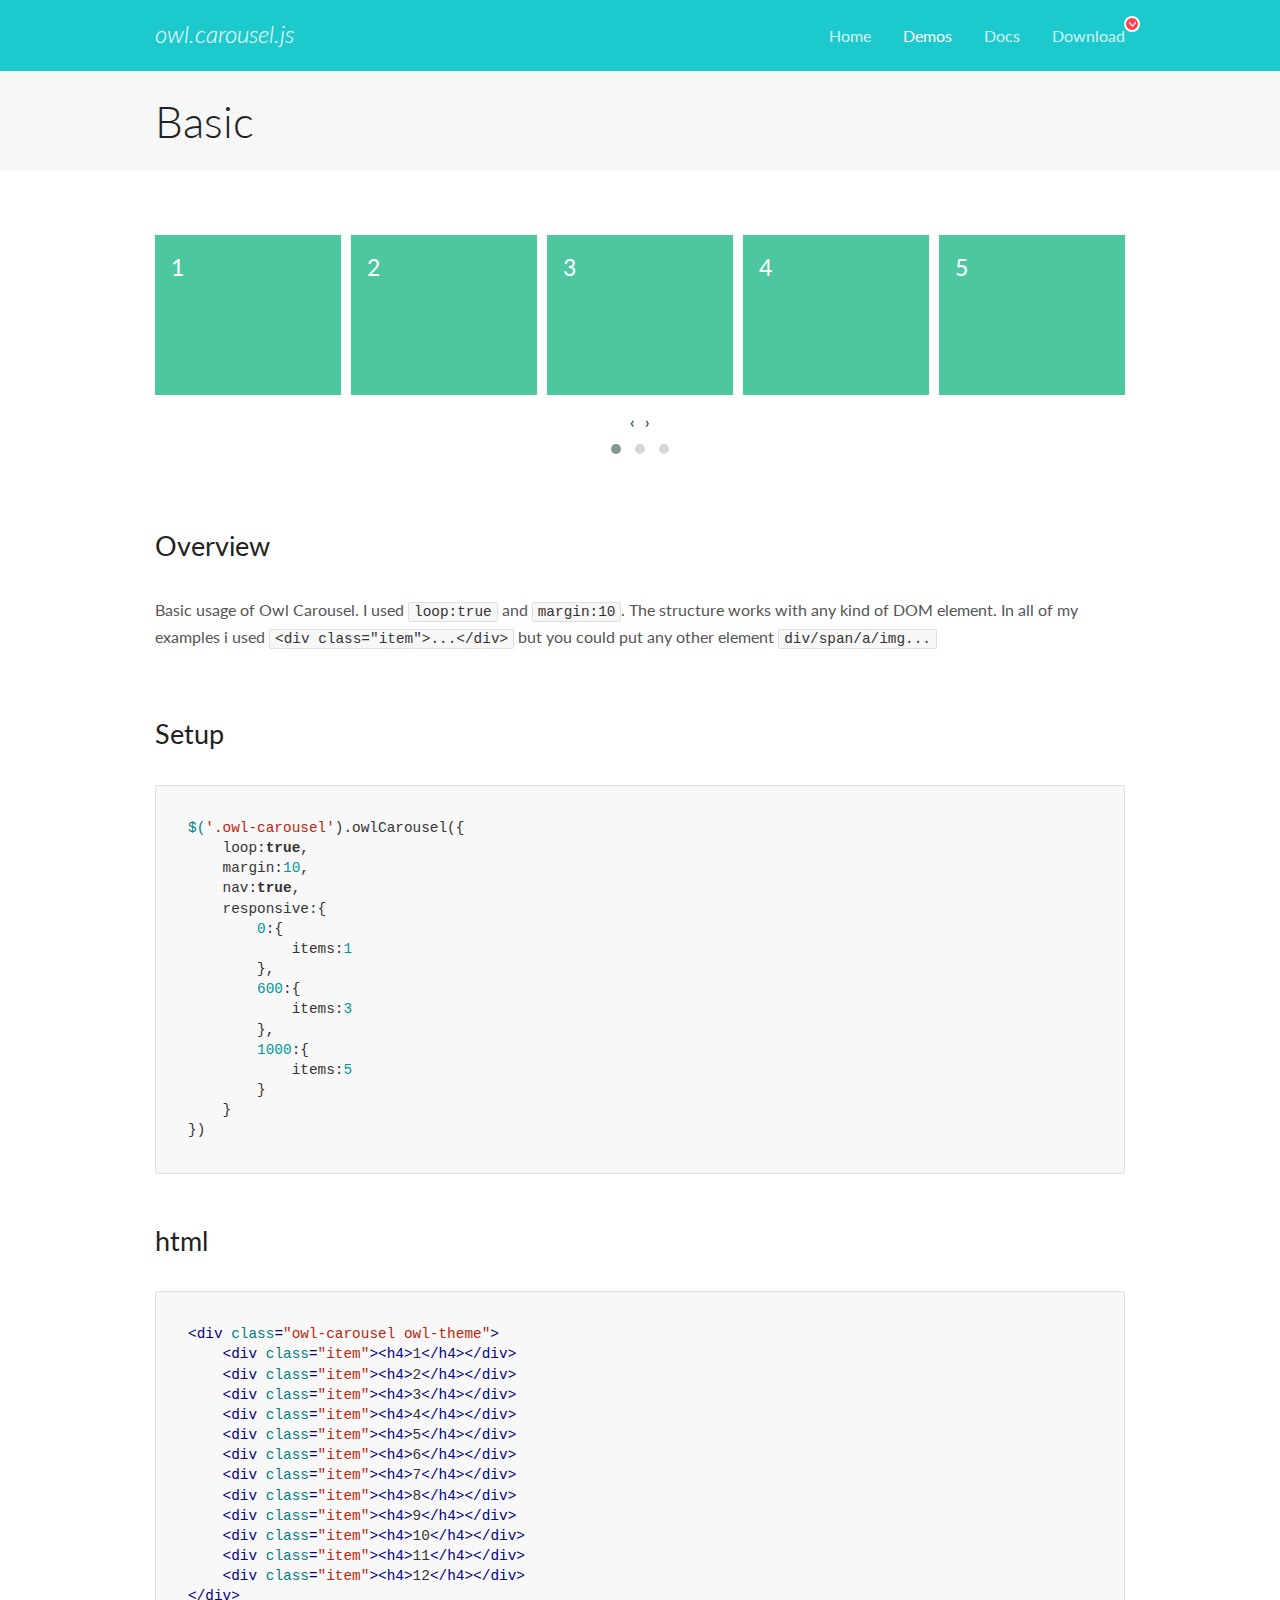
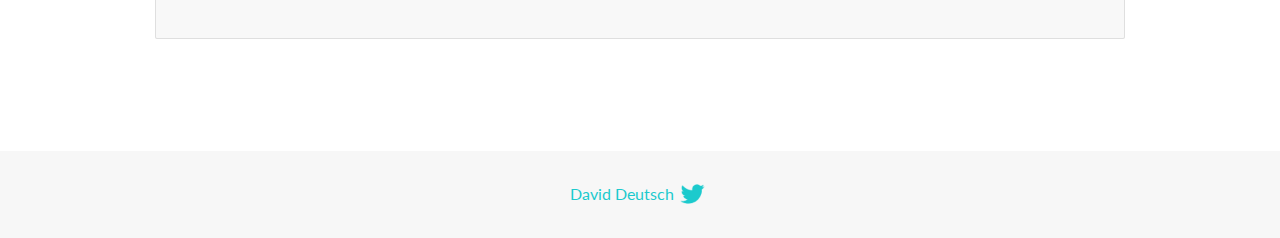
<file: assets/libs/OwlCarousel2-2.3.4/docs/demos/basic.html>
<!DOCTYPE html>
<html lang="en">
  <head>

    <!-- head -->
    <meta charset="utf-8">
    <meta name="msapplication-tap-highlight" content="no" />
    <meta name="viewport" content="width=device-width, initial-scale=1.0" />
    <meta name="description" content="Basic usage demo">
    <meta name="author" content="David Deutsch">
    <title>
      Basic Demo | Owl Carousel | 2.3.4
    </title>

    <!-- Stylesheets -->
    <link href='https://fonts.googleapis.com/css?family=Lato:300,400,700,400italic,300italic' rel='stylesheet' type='text/css'>
    <link rel="stylesheet" href="../assets/css/docs.theme.min.css">

    <!-- Owl Stylesheets -->
    <link rel="stylesheet" href="../assets/owlcarousel/assets/owl.carousel.min.css">
    <link rel="stylesheet" href="../assets/owlcarousel/assets/owl.theme.default.min.css">

    <!-- HTML5 shim and Respond.js IE8 support of HTML5 elements and media queries -->

    <!--[if lt IE 9]>
      <script src="https://oss.maxcdn.com/libs/html5shiv/3.7.0/html5shiv.js"></script>
      <script src="https://oss.maxcdn.com/libs/respond.js/1.3.0/respond.min.js"></script>
    <![endif]-->

    <!-- Favicons -->
    <link rel="apple-touch-icon-precomposed" sizes="144x144" href="../assets/ico/apple-touch-icon-144-precomposed.png">
    <link rel="shortcut icon" href="../assets/ico/favicon.png">
    <link rel="shortcut icon" href="favicon.ico">

    <!-- Yeah i know js should not be in header. Its required for demos.-->

    <!-- javascript -->
    <script src="../assets/vendors/jquery.min.js"></script>
    <script src="../assets/owlcarousel/owl.carousel.js"></script>
  </head>
  <body>

    <!-- header -->
    <header class="header">
      <div class="row">
        <div class="large-12 columns">
          <div class="brand left">
            <h3>
              <a href="/OwlCarousel2/">owl.carousel.js</a> 
            </h3>
          </div>
          <a id="toggle-nav" class="right">
            <span></span> <span></span> <span></span> 
          </a> 
          <div class="nav-bar">
            <ul class="clearfix">
              <li> <a href="/OwlCarousel2/index.html">Home</a>  </li>
              <li class="active">
                <a href="/OwlCarousel2/demos/demos.html">Demos</a> 
              </li>
              <li> <a href="/OwlCarousel2/docs/started-welcome.html">Docs</a>  </li>
              <li>
                <a href="https://github.com/OwlCarousel2/OwlCarousel2/archive/2.3.4.zip">Download</a> 
                <span class="download"></span> 
              </li>
            </ul>
          </div>
        </div>
      </div>
    </header>

    <!-- title -->
    <section class="title">
      <div class="row">
        <div class="large-12 columns">
          <h1>Basic</h1>
        </div>
      </div>
    </section>

    <!--  Demos -->
    <section id="demos">
      <div class="row">
        <div class="large-12 columns">
          <div class="owl-carousel owl-theme">
            <div class="item">
              <h4>1</h4>
            </div>
            <div class="item">
              <h4>2</h4>
            </div>
            <div class="item">
              <h4>3</h4>
            </div>
            <div class="item">
              <h4>4</h4>
            </div>
            <div class="item">
              <h4>5</h4>
            </div>
            <div class="item">
              <h4>6</h4>
            </div>
            <div class="item">
              <h4>7</h4>
            </div>
            <div class="item">
              <h4>8</h4>
            </div>
            <div class="item">
              <h4>9</h4>
            </div>
            <div class="item">
              <h4>10</h4>
            </div>
            <div class="item">
              <h4>11</h4>
            </div>
            <div class="item">
              <h4>12</h4>
            </div>
          </div>
          <h3 id="overview">Overview</h3>
          <p>Basic usage of Owl Carousel. I used <code>loop:true</code> and <code>margin:10</code>. The structure works with any kind of DOM element. In all of my examples i used <code>&lt;div class=&quot;item&quot;&gt;...&lt;/div&gt;</code> but you could
            put any other element <code>div/span/a/img...</code></p>
          <h3 id="setup">Setup</h3>
          <pre><code>$(&#39;.owl-carousel&#39;).owlCarousel({
    loop:true,
    margin:10,
    nav:true,
    responsive:{
        0:{
            items:1
        },
        600:{
            items:3
        },
        1000:{
            items:5
        }
    }
})</code></pre>
          <h3 id="html">html</h3>
          <pre><code>&lt;div class=&quot;owl-carousel owl-theme&quot;&gt;
    &lt;div class=&quot;item&quot;&gt;&lt;h4&gt;1&lt;/h4&gt;&lt;/div&gt;
    &lt;div class=&quot;item&quot;&gt;&lt;h4&gt;2&lt;/h4&gt;&lt;/div&gt;
    &lt;div class=&quot;item&quot;&gt;&lt;h4&gt;3&lt;/h4&gt;&lt;/div&gt;
    &lt;div class=&quot;item&quot;&gt;&lt;h4&gt;4&lt;/h4&gt;&lt;/div&gt;
    &lt;div class=&quot;item&quot;&gt;&lt;h4&gt;5&lt;/h4&gt;&lt;/div&gt;
    &lt;div class=&quot;item&quot;&gt;&lt;h4&gt;6&lt;/h4&gt;&lt;/div&gt;
    &lt;div class=&quot;item&quot;&gt;&lt;h4&gt;7&lt;/h4&gt;&lt;/div&gt;
    &lt;div class=&quot;item&quot;&gt;&lt;h4&gt;8&lt;/h4&gt;&lt;/div&gt;
    &lt;div class=&quot;item&quot;&gt;&lt;h4&gt;9&lt;/h4&gt;&lt;/div&gt;
    &lt;div class=&quot;item&quot;&gt;&lt;h4&gt;10&lt;/h4&gt;&lt;/div&gt;
    &lt;div class=&quot;item&quot;&gt;&lt;h4&gt;11&lt;/h4&gt;&lt;/div&gt;
    &lt;div class=&quot;item&quot;&gt;&lt;h4&gt;12&lt;/h4&gt;&lt;/div&gt;
&lt;/div&gt;</code></pre>
          <script>
            $(document).ready(function() {
              var owl = $('.owl-carousel');
              owl.owlCarousel({
                margin: 10,
                nav: true,
                loop: true,
                responsive: {
                  0: {
                    items: 1
                  },
                  600: {
                    items: 3
                  },
                  1000: {
                    items: 5
                  }
                }
              })
            })
          </script>
        </div>
      </div>
    </section>

    <!-- footer -->
    <footer class="footer">
      <div class="row">
        <div class="large-12 columns">
          <h5>
            <a href="/OwlCarousel2/docs/support-contact.html">David Deutsch</a> 
            <a id="custom-tweet-button" href="https://twitter.com/share?url=https://github.com/OwlCarousel2/OwlCarousel2&text=Owl Carousel - This is so awesome! " target="_blank"></a> 
          </h5>
        </div>
      </div>
    </footer>

    <!-- vendors -->
    <script src="../assets/vendors/highlight.js"></script>
    <script src="../assets/js/app.js"></script>
  </body>
</html>
</file>
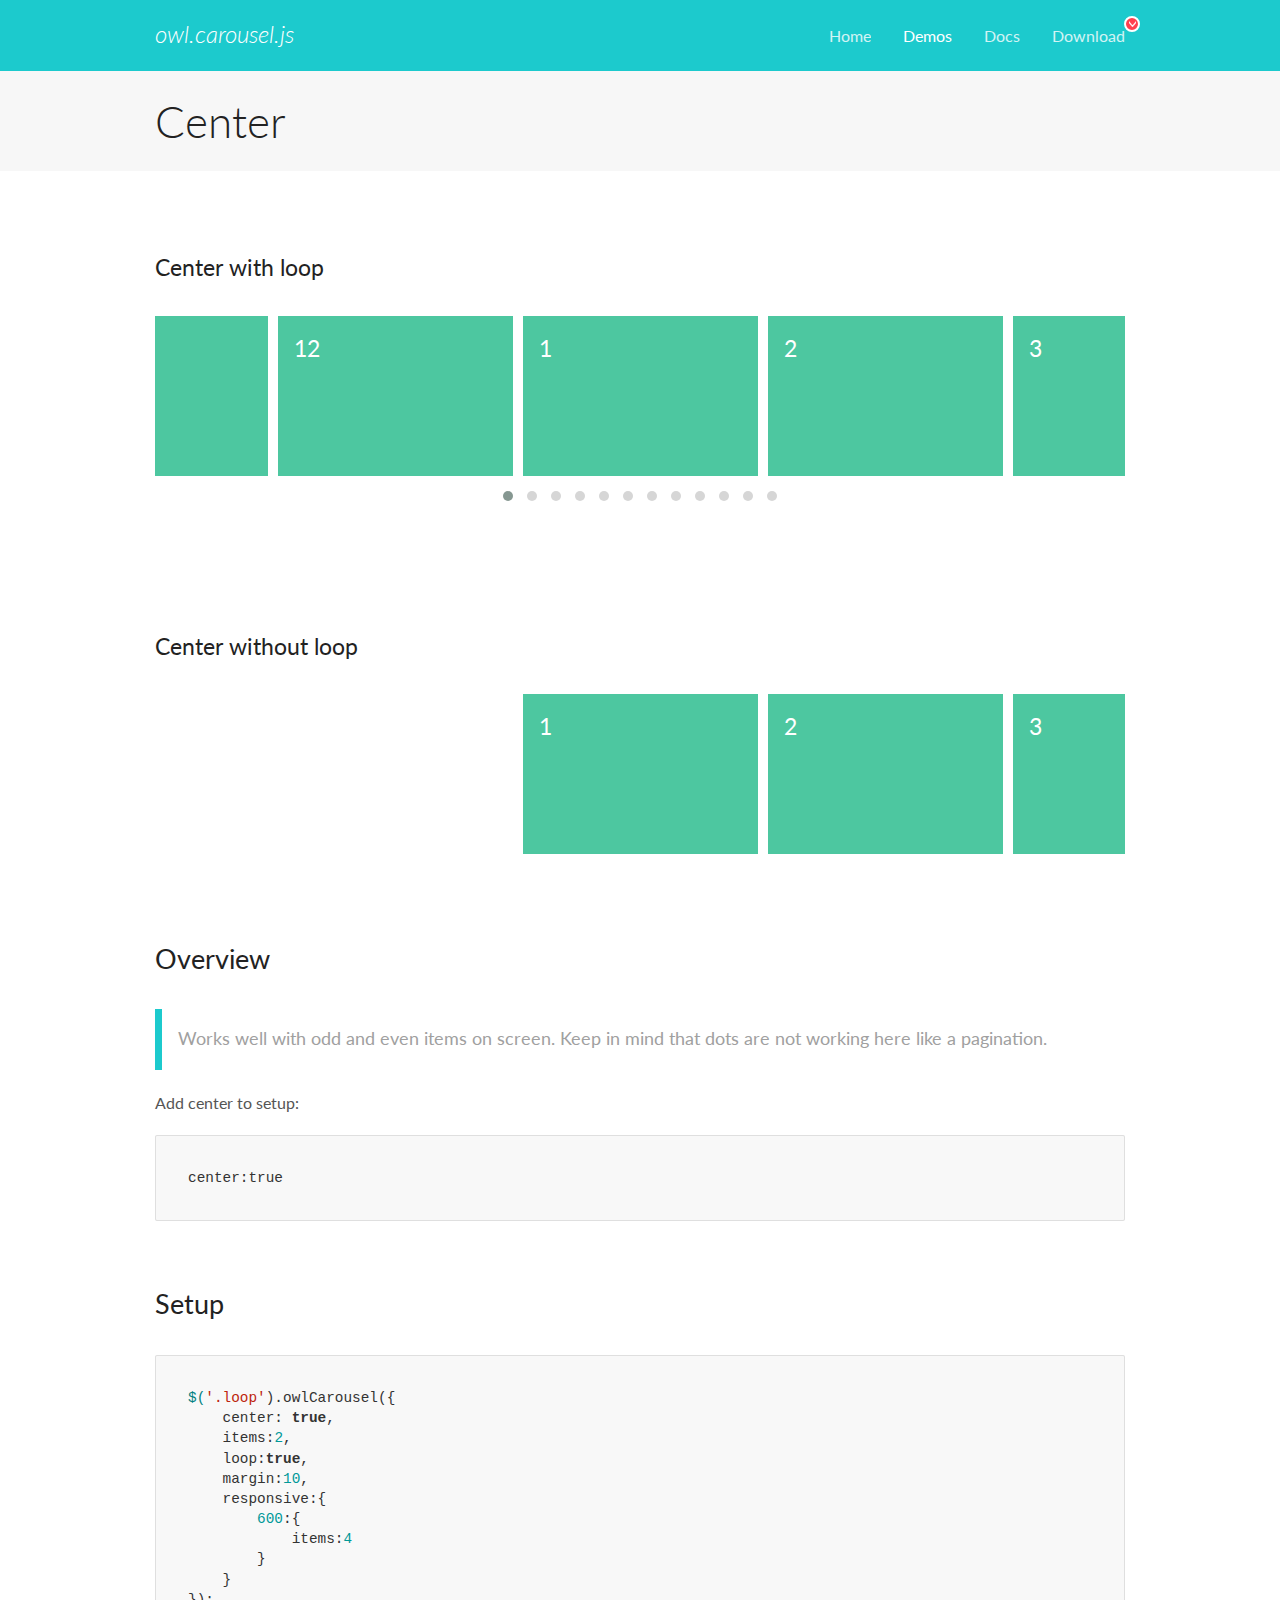
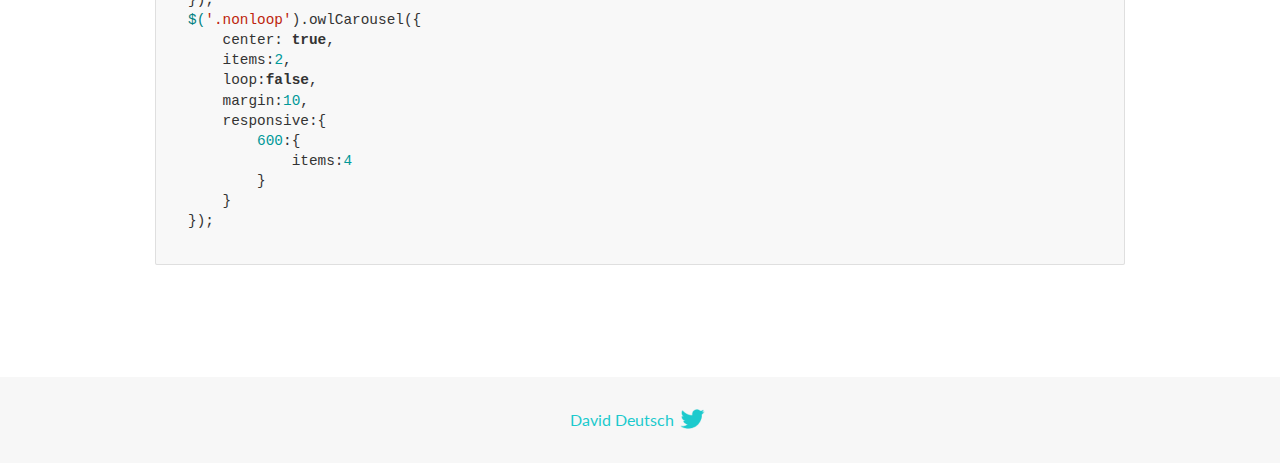
<file: assets/libs/OwlCarousel2-2.3.4/docs/demos/center.html>
<!DOCTYPE html>
<html lang="en">
  <head>

    <!-- head -->
    <meta charset="utf-8">
    <meta name="msapplication-tap-highlight" content="no" />
    <meta name="viewport" content="width=device-width, initial-scale=1.0" />
    <meta name="description" content="Center carousel">
    <meta name="author" content="David Deutsch">
    <title>
      Center Demo | Owl Carousel | 2.3.4
    </title>

    <!-- Stylesheets -->
    <link href='https://fonts.googleapis.com/css?family=Lato:300,400,700,400italic,300italic' rel='stylesheet' type='text/css'>
    <link rel="stylesheet" href="../assets/css/docs.theme.min.css">

    <!-- Owl Stylesheets -->
    <link rel="stylesheet" href="../assets/owlcarousel/assets/owl.carousel.min.css">
    <link rel="stylesheet" href="../assets/owlcarousel/assets/owl.theme.default.min.css">

    <!-- HTML5 shim and Respond.js IE8 support of HTML5 elements and media queries -->

    <!--[if lt IE 9]>
      <script src="https://oss.maxcdn.com/libs/html5shiv/3.7.0/html5shiv.js"></script>
      <script src="https://oss.maxcdn.com/libs/respond.js/1.3.0/respond.min.js"></script>
    <![endif]-->

    <!-- Favicons -->
    <link rel="apple-touch-icon-precomposed" sizes="144x144" href="../assets/ico/apple-touch-icon-144-precomposed.png">
    <link rel="shortcut icon" href="../assets/ico/favicon.png">
    <link rel="shortcut icon" href="favicon.ico">

    <!-- Yeah i know js should not be in header. Its required for demos.-->

    <!-- javascript -->
    <script src="../assets/vendors/jquery.min.js"></script>
    <script src="../assets/owlcarousel/owl.carousel.js"></script>
  </head>
  <body>

    <!-- header -->
    <header class="header">
      <div class="row">
        <div class="large-12 columns">
          <div class="brand left">
            <h3>
              <a href="/OwlCarousel2/">owl.carousel.js</a> 
            </h3>
          </div>
          <a id="toggle-nav" class="right">
            <span></span> <span></span> <span></span> 
          </a> 
          <div class="nav-bar">
            <ul class="clearfix">
              <li> <a href="/OwlCarousel2/index.html">Home</a>  </li>
              <li class="active">
                <a href="/OwlCarousel2/demos/demos.html">Demos</a> 
              </li>
              <li> <a href="/OwlCarousel2/docs/started-welcome.html">Docs</a>  </li>
              <li>
                <a href="https://github.com/OwlCarousel2/OwlCarousel2/archive/2.3.4.zip">Download</a> 
                <span class="download"></span> 
              </li>
            </ul>
          </div>
        </div>
      </div>
    </header>

    <!-- title -->
    <section class="title">
      <div class="row">
        <div class="large-12 columns">
          <h1>Center</h1>
        </div>
      </div>
    </section>

    <!--  Demos -->
    <section id="demos">
      <div class="row">
        <div class="large-12 columns">
          <h4 id="center-with-loop">Center with loop</h4>
          <div class="loop owl-carousel owl-theme">
            <div class="item">
              <h4>1</h4>
            </div>
            <div class="item">
              <h4>2</h4>
            </div>
            <div class="item">
              <h4>3</h4>
            </div>
            <div class="item">
              <h4>4</h4>
            </div>
            <div class="item">
              <h4>5</h4>
            </div>
            <div class="item">
              <h4>6</h4>
            </div>
            <div class="item">
              <h4>7</h4>
            </div>
            <div class="item">
              <h4>8</h4>
            </div>
            <div class="item">
              <h4>9</h4>
            </div>
            <div class="item">
              <h4>10</h4>
            </div>
            <div class="item">
              <h4>11</h4>
            </div>
            <div class="item">
              <h4>12</h4>
            </div>
          </div>
          <br>
          <h4 id="center-without-loop">Center without loop</h4>
          <div class="nonloop owl-carousel">
            <div class="item">
              <h4>1</h4>
            </div>
            <div class="item">
              <h4>2</h4>
            </div>
            <div class="item">
              <h4>3</h4>
            </div>
            <div class="item">
              <h4>4</h4>
            </div>
            <div class="item">
              <h4>5</h4>
            </div>
            <div class="item">
              <h4>6</h4>
            </div>
            <div class="item">
              <h4>7</h4>
            </div>
            <div class="item">
              <h4>8</h4>
            </div>
            <div class="item">
              <h4>9</h4>
            </div>
            <div class="item">
              <h4>10</h4>
            </div>
            <div class="item">
              <h4>11</h4>
            </div>
            <div class="item">
              <h4>12</h4>
            </div>
          </div>
          <h3 id="overview">Overview</h3>
          <blockquote>
            <p>Works well with odd and even items on screen. Keep in mind that dots are not working here like a pagination.</p>
          </blockquote>
          <p>Add center to setup:</p>
          <pre><code>center:true</code></pre>
          <h3 id="setup">Setup</h3>
          <pre><code>$(&#39;.loop&#39;).owlCarousel({
    center: true,
    items:2,
    loop:true,
    margin:10,
    responsive:{
        600:{
            items:4
        }
    }
});
$(&#39;.nonloop&#39;).owlCarousel({
    center: true,
    items:2,
    loop:false,
    margin:10,
    responsive:{
        600:{
            items:4
        }
    }
});</code></pre>
          <script>
            jQuery(document).ready(function($) {
              $('.loop').owlCarousel({
                center: true,
                items: 2,
                loop: true,
                margin: 10,
                responsive: {
                  600: {
                    items: 4
                  }
                }
              });
              $('.nonloop').owlCarousel({
                center: true,
                items: 2,
                loop: false,
                margin: 10,
                responsive: {
                  600: {
                    items: 4
                  }
                }
              });
            });
          </script>
        </div>
      </div>
    </section>

    <!-- footer -->
    <footer class="footer">
      <div class="row">
        <div class="large-12 columns">
          <h5>
            <a href="/OwlCarousel2/docs/support-contact.html">David Deutsch</a> 
            <a id="custom-tweet-button" href="https://twitter.com/share?url=https://github.com/OwlCarousel2/OwlCarousel2&text=Owl Carousel - This is so awesome! " target="_blank"></a> 
          </h5>
        </div>
      </div>
    </footer>

    <!-- vendors -->
    <script src="../assets/vendors/highlight.js"></script>
    <script src="../assets/js/app.js"></script>
  </body>
</html>
</file>
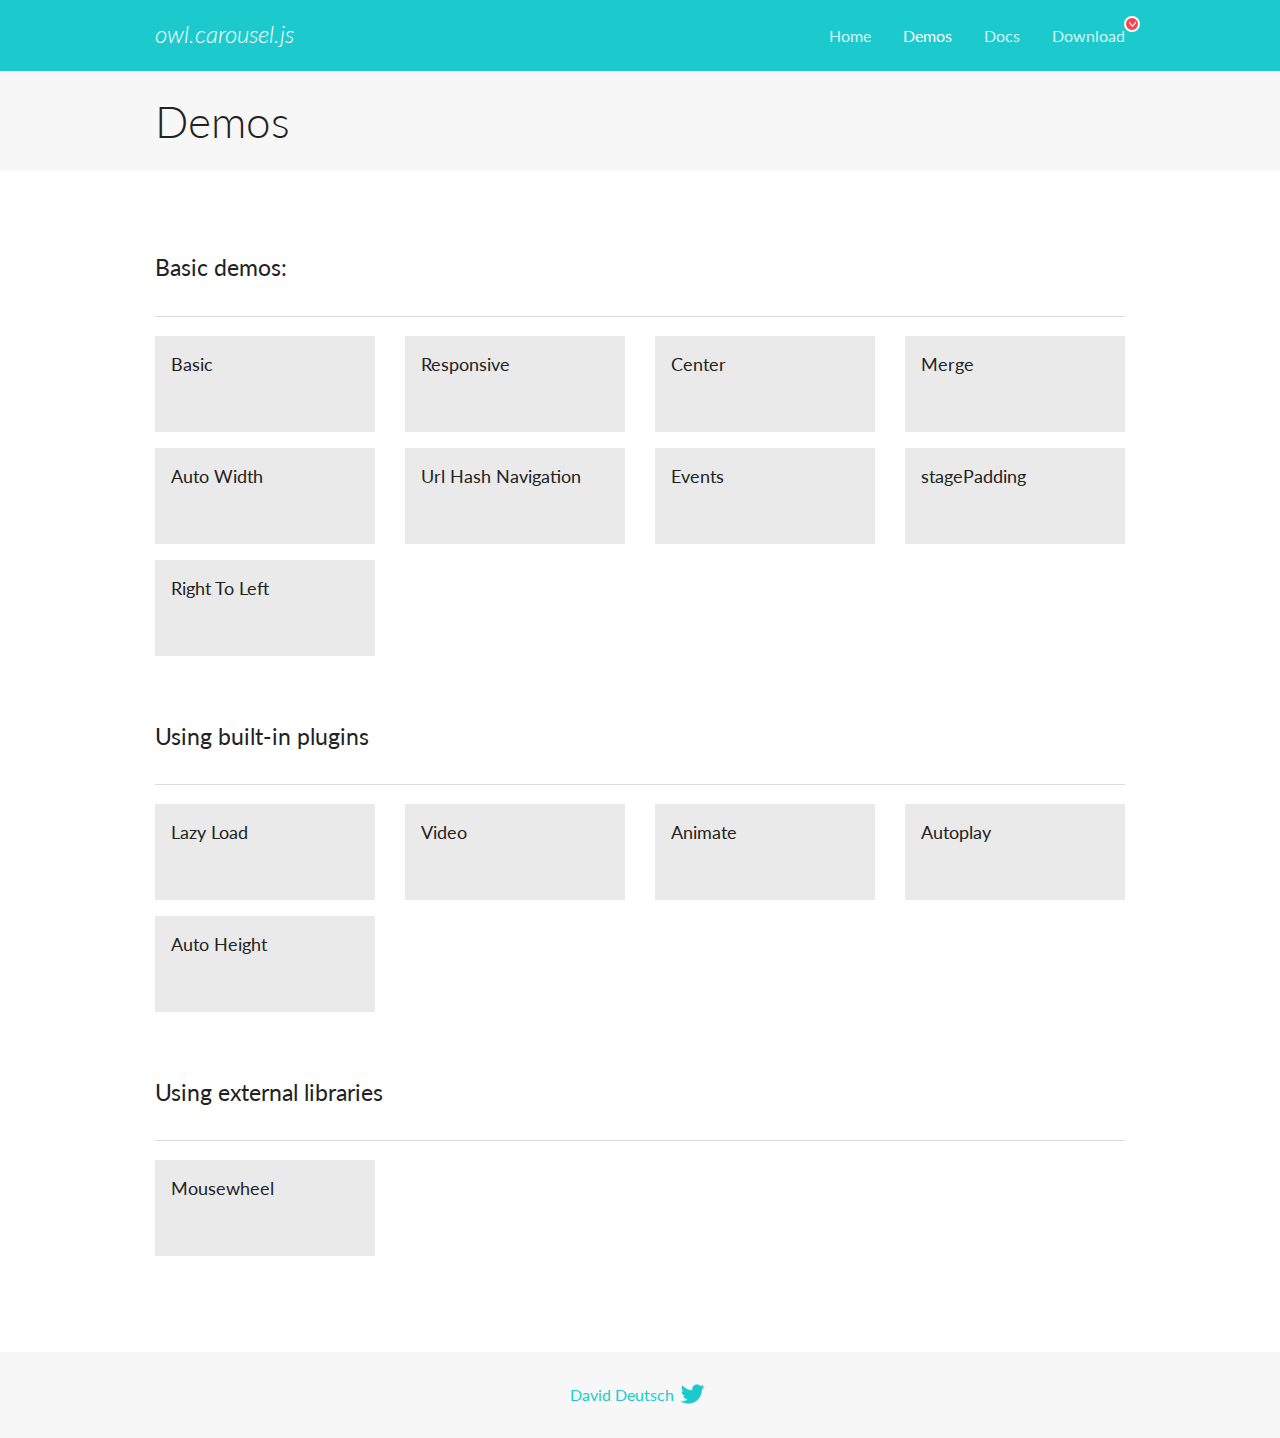
<file: assets/libs/OwlCarousel2-2.3.4/docs/demos/demos.html>
<!DOCTYPE html>
<html lang="en">
  <head>

    <!-- head -->
    <meta charset="utf-8">
    <meta name="msapplication-tap-highlight" content="no" />
    <meta name="viewport" content="width=device-width, initial-scale=1.0" />
    <meta name="description" content="A list of Owl Carousel examples.">
    <meta name="author" content="David Deutsch">
    <title>
      Demos | Owl Carousel | 2.3.4
    </title>

    <!-- Stylesheets -->
    <link href='https://fonts.googleapis.com/css?family=Lato:300,400,700,400italic,300italic' rel='stylesheet' type='text/css'>
    <link rel="stylesheet" href="../assets/css/docs.theme.min.css">

    <!-- Owl Stylesheets -->
    <link rel="stylesheet" href="../assets/owlcarousel/assets/owl.carousel.min.css">
    <link rel="stylesheet" href="../assets/owlcarousel/assets/owl.theme.default.min.css">

    <!-- HTML5 shim and Respond.js IE8 support of HTML5 elements and media queries -->

    <!--[if lt IE 9]>
      <script src="https://oss.maxcdn.com/libs/html5shiv/3.7.0/html5shiv.js"></script>
      <script src="https://oss.maxcdn.com/libs/respond.js/1.3.0/respond.min.js"></script>
    <![endif]-->

    <!-- Favicons -->
    <link rel="apple-touch-icon-precomposed" sizes="144x144" href="../assets/ico/apple-touch-icon-144-precomposed.png">
    <link rel="shortcut icon" href="../assets/ico/favicon.png">
    <link rel="shortcut icon" href="favicon.ico">

    <!-- Yeah i know js should not be in header. Its required for demos.-->

    <!-- javascript -->
    <script src="../assets/vendors/jquery.min.js"></script>
    <script src="../assets/owlcarousel/owl.carousel.js"></script>
  </head>
  <body>

    <!-- header -->
    <header class="header">
      <div class="row">
        <div class="large-12 columns">
          <div class="brand left">
            <h3>
              <a href="/OwlCarousel2/">owl.carousel.js</a> 
            </h3>
          </div>
          <a id="toggle-nav" class="right">
            <span></span> <span></span> <span></span> 
          </a> 
          <div class="nav-bar">
            <ul class="clearfix">
              <li> <a href="/OwlCarousel2/index.html">Home</a>  </li>
              <li class="active">
                <a href="/OwlCarousel2/demos/demos.html">Demos</a> 
              </li>
              <li> <a href="/OwlCarousel2/docs/started-welcome.html">Docs</a>  </li>
              <li>
                <a href="https://github.com/OwlCarousel2/OwlCarousel2/archive/2.3.4.zip">Download</a> 
                <span class="download"></span> 
              </li>
            </ul>
          </div>
        </div>
      </div>
    </header>

    <!-- title -->
    <section class="title">
      <div class="row">
        <div class="large-12 columns">
          <h1>Demos</h1>
        </div>
      </div>
    </section>

    <!--  Demos -->
    <section id="demos">
      <div class="row">
        <div class="large-12 columns">
          <h4 id="basic-demos-">Basic demos:</h4>
          <hr>
          <div class="demo-list">
            <div class="row">
              <div class="small-6 medium-4 large-3 columns">
                <a href="basic.html" class="demo-block">
                  <h5>Basic </h5>
                </a> 
              </div>
              <div class="small-6 medium-4 large-3 columns">
                <a href="responsive.html" class="demo-block">
                  <h5>Responsive </h5>
                </a> 
              </div>
              <div class="small-6 medium-4 large-3 columns">
                <a href="center.html" class="demo-block">
                  <h5>Center </h5>
                </a> 
              </div>
              <div class="small-6 medium-4 large-3 columns">
                <a href="merge.html" class="demo-block">
                  <h5>Merge </h5>
                </a> 
              </div>
              <div class="small-6 medium-4 large-3 columns">
                <a href="autowidth.html" class="demo-block">
                  <h5>Auto Width </h5>
                </a> 
              </div>
              <div class="small-6 medium-4 large-3 columns">
                <a href="urlhashnav.html" class="demo-block">
                  <h5>Url Hash Navigation </h5>
                </a> 
              </div>
              <div class="small-6 medium-4 large-3 columns">
                <a href="events.html" class="demo-block">
                  <h5>Events </h5>
                </a> 
              </div>
              <div class="small-6 medium-4 large-3 columns">
                <a href="stagepadding.html" class="demo-block">
                  <h5>stagePadding </h5>
                </a> 
              </div>
              <div class="small-6 medium-4 large-3 columns">
                <a href="rtl.html" class="demo-block">
                  <h5>Right To Left </h5>
                </a> 
              </div>
            </div>
          </div>
          <h4 id="using-built-in-plugins">Using built-in plugins</h4>
          <hr>
          <div class="demo-list">
            <div class="row">
              <div class="small-6 medium-4 large-3 columns">
                <a href="lazyLoad.html" class="demo-block">
                  <h5>Lazy Load </h5>
                </a> 
              </div>
              <div class="small-6 medium-4 large-3 columns">
                <a href="video.html" class="demo-block">
                  <h5>Video </h5>
                </a> 
              </div>
              <div class="small-6 medium-4 large-3 columns">
                <a href="animate.html" class="demo-block">
                  <h5>Animate </h5>
                </a> 
              </div>
              <div class="small-6 medium-4 large-3 columns">
                <a href="autoplay.html" class="demo-block">
                  <h5>Autoplay </h5>
                </a> 
              </div>
              <div class="small-6 medium-4 large-3 columns">
                <a href="autoheight.html" class="demo-block">
                  <h5>Auto Height </h5>
                </a> 
              </div>
            </div>
          </div>
          <h4 id="using-external-libraries">Using external libraries</h4>
          <hr>
          <div class="demo-list">
            <div class="row">
              <div class="small-6 medium-4 large-3 columns">
                <a href="mousewheel.html" class="demo-block">
                  <h5>Mousewheel </h5>
                </a> 
              </div>
            </div>
          </div>
        </div>
      </div>
    </section>

    <!-- footer -->
    <footer class="footer">
      <div class="row">
        <div class="large-12 columns">
          <h5>
            <a href="/OwlCarousel2/docs/support-contact.html">David Deutsch</a> 
            <a id="custom-tweet-button" href="https://twitter.com/share?url=https://github.com/OwlCarousel2/OwlCarousel2&text=Owl Carousel - This is so awesome! " target="_blank"></a> 
          </h5>
        </div>
      </div>
    </footer>

    <!-- vendors -->
    <script src="../assets/vendors/highlight.js"></script>
    <script src="../assets/js/app.js"></script>
  </body>
</html>
</file>
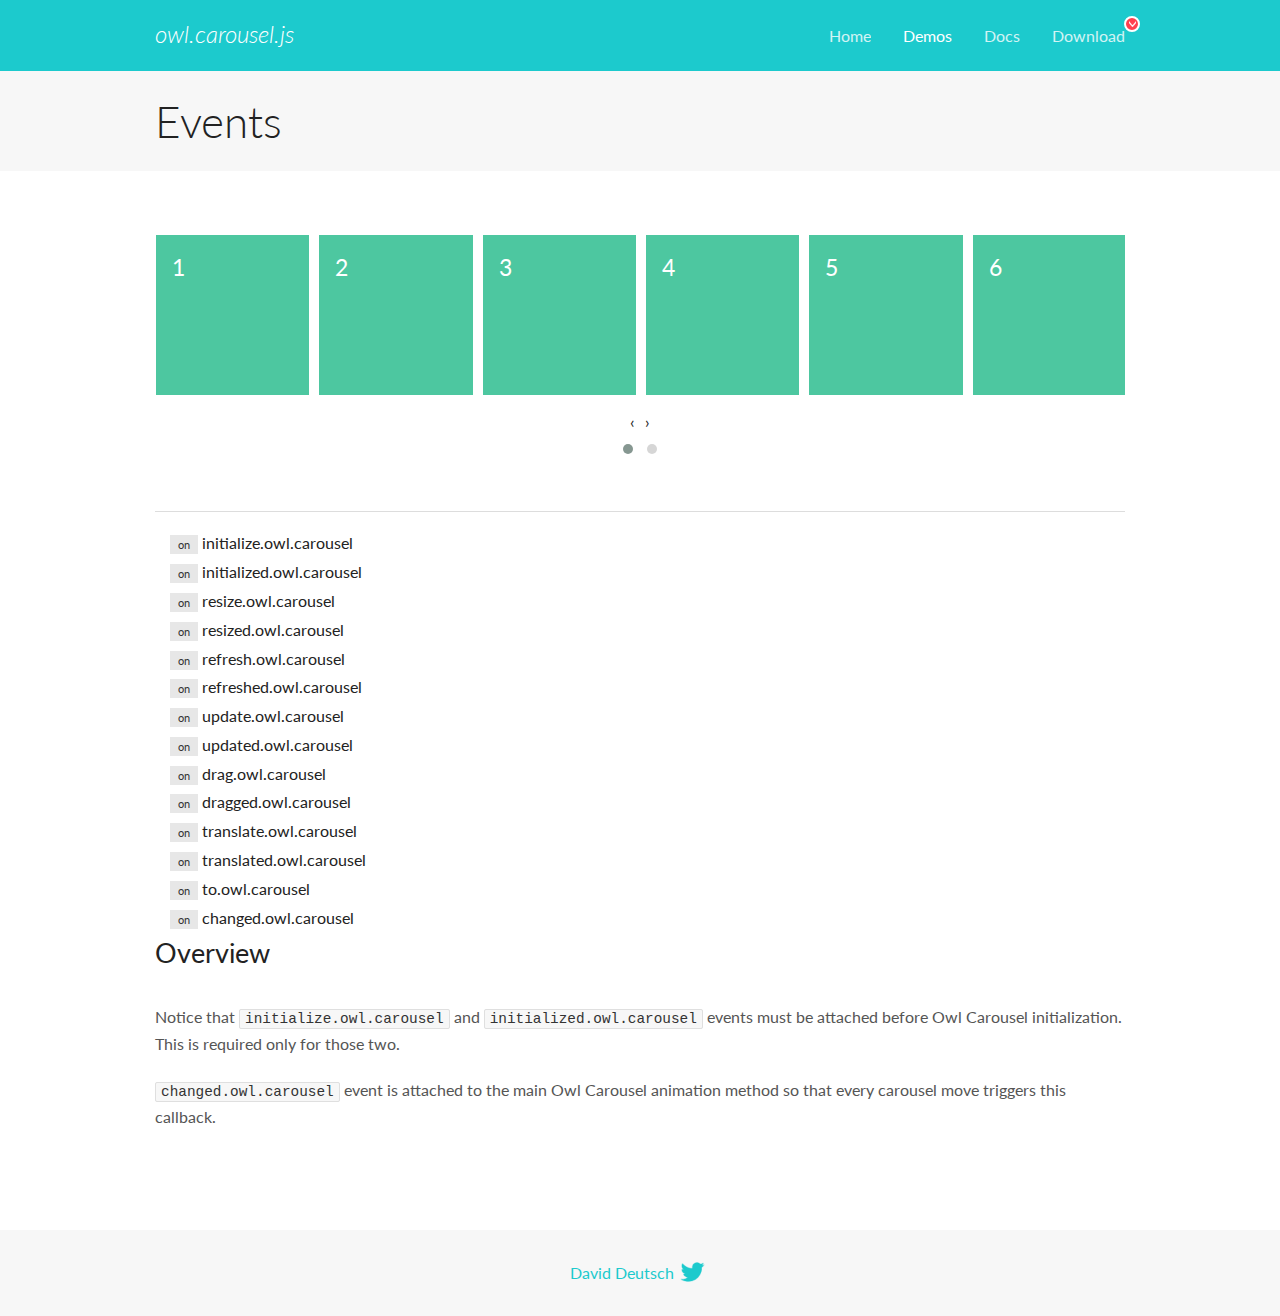
<file: assets/libs/OwlCarousel2-2.3.4/docs/demos/events.html>
<!DOCTYPE html>
<html lang="en">
  <head>

    <!-- head -->
    <meta charset="utf-8">
    <meta name="msapplication-tap-highlight" content="no" />
    <meta name="viewport" content="width=device-width, initial-scale=1.0" />
    <meta name="description" content="Events usage demo">
    <meta name="author" content="David Deutsch">
    <title>
      Events Demo | Owl Carousel | 2.3.4
    </title>

    <!-- Stylesheets -->
    <link href='https://fonts.googleapis.com/css?family=Lato:300,400,700,400italic,300italic' rel='stylesheet' type='text/css'>
    <link rel="stylesheet" href="../assets/css/docs.theme.min.css">

    <!-- Owl Stylesheets -->
    <link rel="stylesheet" href="../assets/owlcarousel/assets/owl.carousel.min.css">
    <link rel="stylesheet" href="../assets/owlcarousel/assets/owl.theme.default.min.css">

    <!-- HTML5 shim and Respond.js IE8 support of HTML5 elements and media queries -->

    <!--[if lt IE 9]>
      <script src="https://oss.maxcdn.com/libs/html5shiv/3.7.0/html5shiv.js"></script>
      <script src="https://oss.maxcdn.com/libs/respond.js/1.3.0/respond.min.js"></script>
    <![endif]-->

    <!-- Favicons -->
    <link rel="apple-touch-icon-precomposed" sizes="144x144" href="../assets/ico/apple-touch-icon-144-precomposed.png">
    <link rel="shortcut icon" href="../assets/ico/favicon.png">
    <link rel="shortcut icon" href="favicon.ico">

    <!-- Yeah i know js should not be in header. Its required for demos.-->

    <!-- javascript -->
    <script src="../assets/vendors/jquery.min.js"></script>
    <script src="../assets/owlcarousel/owl.carousel.js"></script>
  </head>
  <body>

    <!-- header -->
    <header class="header">
      <div class="row">
        <div class="large-12 columns">
          <div class="brand left">
            <h3>
              <a href="/OwlCarousel2/">owl.carousel.js</a> 
            </h3>
          </div>
          <a id="toggle-nav" class="right">
            <span></span> <span></span> <span></span> 
          </a> 
          <div class="nav-bar">
            <ul class="clearfix">
              <li> <a href="/OwlCarousel2/index.html">Home</a>  </li>
              <li class="active">
                <a href="/OwlCarousel2/demos/demos.html">Demos</a> 
              </li>
              <li> <a href="/OwlCarousel2/docs/started-welcome.html">Docs</a>  </li>
              <li>
                <a href="https://github.com/OwlCarousel2/OwlCarousel2/archive/2.3.4.zip">Download</a> 
                <span class="download"></span> 
              </li>
            </ul>
          </div>
        </div>
      </div>
    </header>

    <!-- title -->
    <section class="title">
      <div class="row">
        <div class="large-12 columns">
          <h1>Events</h1>
        </div>
      </div>
    </section>

    <!--  Demos -->
    <section id="demos">
      <div class="row">
        <div class="large-12 columns">
          <div class="owl-carousel owl-theme">
            <div class="item">
              <h4>1</h4>
            </div>
            <div class="item">
              <h4>2</h4>
            </div>
            <div class="item">
              <h4>3</h4>
            </div>
            <div class="item">
              <h4>4</h4>
            </div>
            <div class="item">
              <h4>5</h4>
            </div>
            <div class="item">
              <h4>6</h4>
            </div>
            <div class="item">
              <h4>7</h4>
            </div>
            <div class="item">
              <h4>8</h4>
            </div>
            <div class="item">
              <h4>9</h4>
            </div>
            <div class="item">
              <h4>10</h4>
            </div>
            <div class="item">
              <h4>11</h4>
            </div>
            <div class="item">
              <h4>12</h4>
            </div>
          </div>
          <hr>
          <div class="large-12 columns callbacks">
            <div><span class="label secondary initialize">on</span>  initialize.owl.carousel </div>
            <div><span class="label secondary initialized">on</span>  initialized.owl.carousel </div>
            <div><span class="label secondary resize">on</span>  resize.owl.carousel </div>
            <div><span class="label secondary resized">on</span>  resized.owl.carousel </div>
            <div><span class="label secondary refresh">on</span>  refresh.owl.carousel </div>
            <div><span class="label secondary refreshed">on</span>  refreshed.owl.carousel </div>
            <div><span class="label secondary update">on</span>  update.owl.carousel </div>
            <div><span class="label secondary updated">on</span>  updated.owl.carousel </div>
            <div><span class="label secondary drag">on</span>  drag.owl.carousel </div>
            <div><span class="label secondary dragged">on</span>  dragged.owl.carousel </div>
            <div><span class="label secondary translate">on</span>  translate.owl.carousel </div>
            <div><span class="label secondary translated">on</span>  translated.owl.carousel </div>
            <div><span class="label secondary to">on</span>  to.owl.carousel </div>
            <div><span class="label secondary changed">on</span>  changed.owl.carousel </div>
          </div>
          <h3 id="overview">Overview</h3>
          <p>Notice that <code>initialize.owl.carousel</code> and <code>initialized.owl.carousel</code> events must be attached before Owl Carousel initialization. This is required only for those two.</p>
          <p><code>changed.owl.carousel</code> event is attached to the main Owl Carousel animation method so that every carousel move triggers this callback.</p>
          <script>
            jQuery(document).ready(function($) {
              var owl = $('.owl-carousel');
              owl.on('initialize.owl.carousel initialized.owl.carousel ' +
                'initialize.owl.carousel initialize.owl.carousel ' +
                'resize.owl.carousel resized.owl.carousel ' +
                'refresh.owl.carousel refreshed.owl.carousel ' +
                'update.owl.carousel updated.owl.carousel ' +
                'drag.owl.carousel dragged.owl.carousel ' +
                'translate.owl.carousel translated.owl.carousel ' +
                'to.owl.carousel changed.owl.carousel',
                function(e) {
                  $('.' + e.type)
                    .removeClass('secondary')
                    .addClass('success');
                  window.setTimeout(function() {
                    $('.' + e.type)
                      .removeClass('success')
                      .addClass('secondary');
                  }, 500);
                });
              owl.owlCarousel({
                loop: true,
                nav: true,
                lazyLoad: true,
                margin: 10,
                video: true,
                responsive: {
                  0: {
                    items: 1
                  },
                  600: {
                    items: 3
                  },
                  960: {
                    items: 5,
                  },
                  1200: {
                    items: 6
                  }
                }
              });
            });
          </script>
        </div>
      </div>
    </section>

    <!-- footer -->
    <footer class="footer">
      <div class="row">
        <div class="large-12 columns">
          <h5>
            <a href="/OwlCarousel2/docs/support-contact.html">David Deutsch</a> 
            <a id="custom-tweet-button" href="https://twitter.com/share?url=https://github.com/OwlCarousel2/OwlCarousel2&text=Owl Carousel - This is so awesome! " target="_blank"></a> 
          </h5>
        </div>
      </div>
    </footer>

    <!-- vendors -->
    <script src="../assets/vendors/highlight.js"></script>
    <script src="../assets/js/app.js"></script>
  </body>
</html>
</file>
